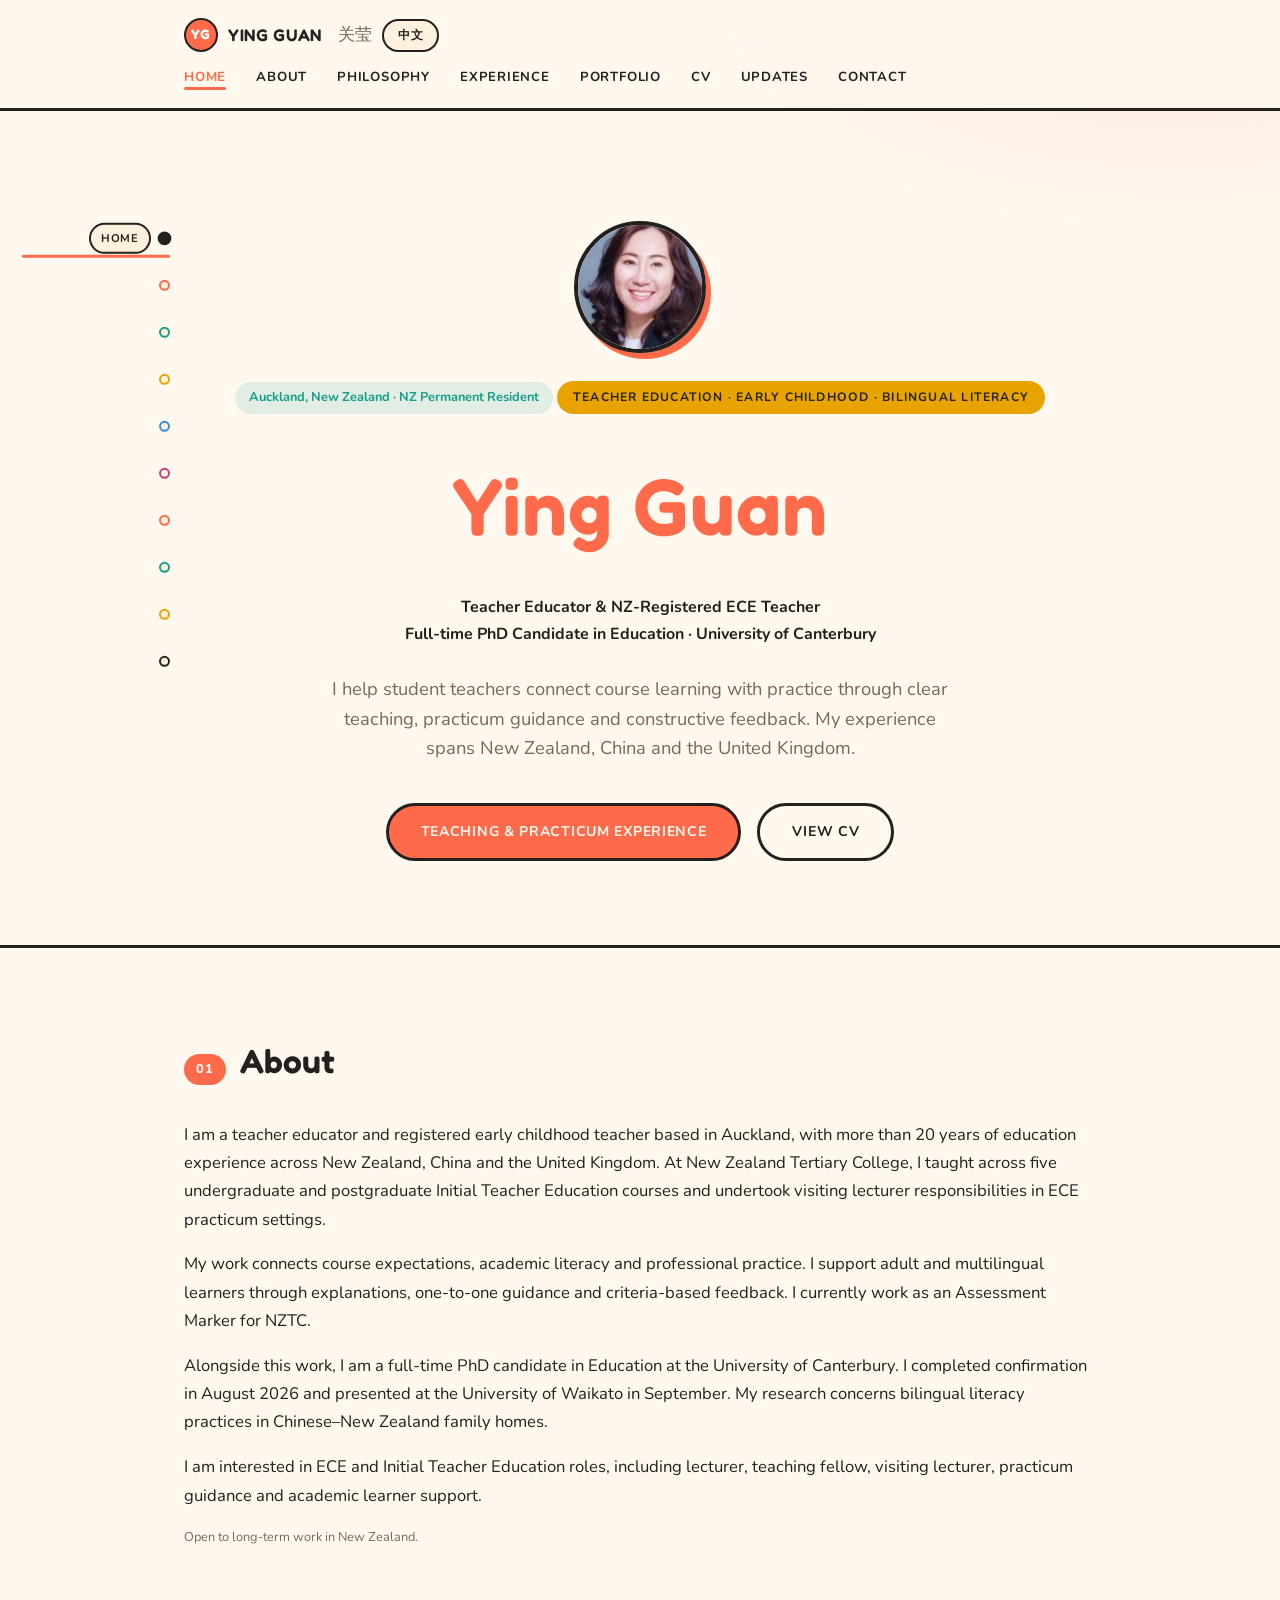
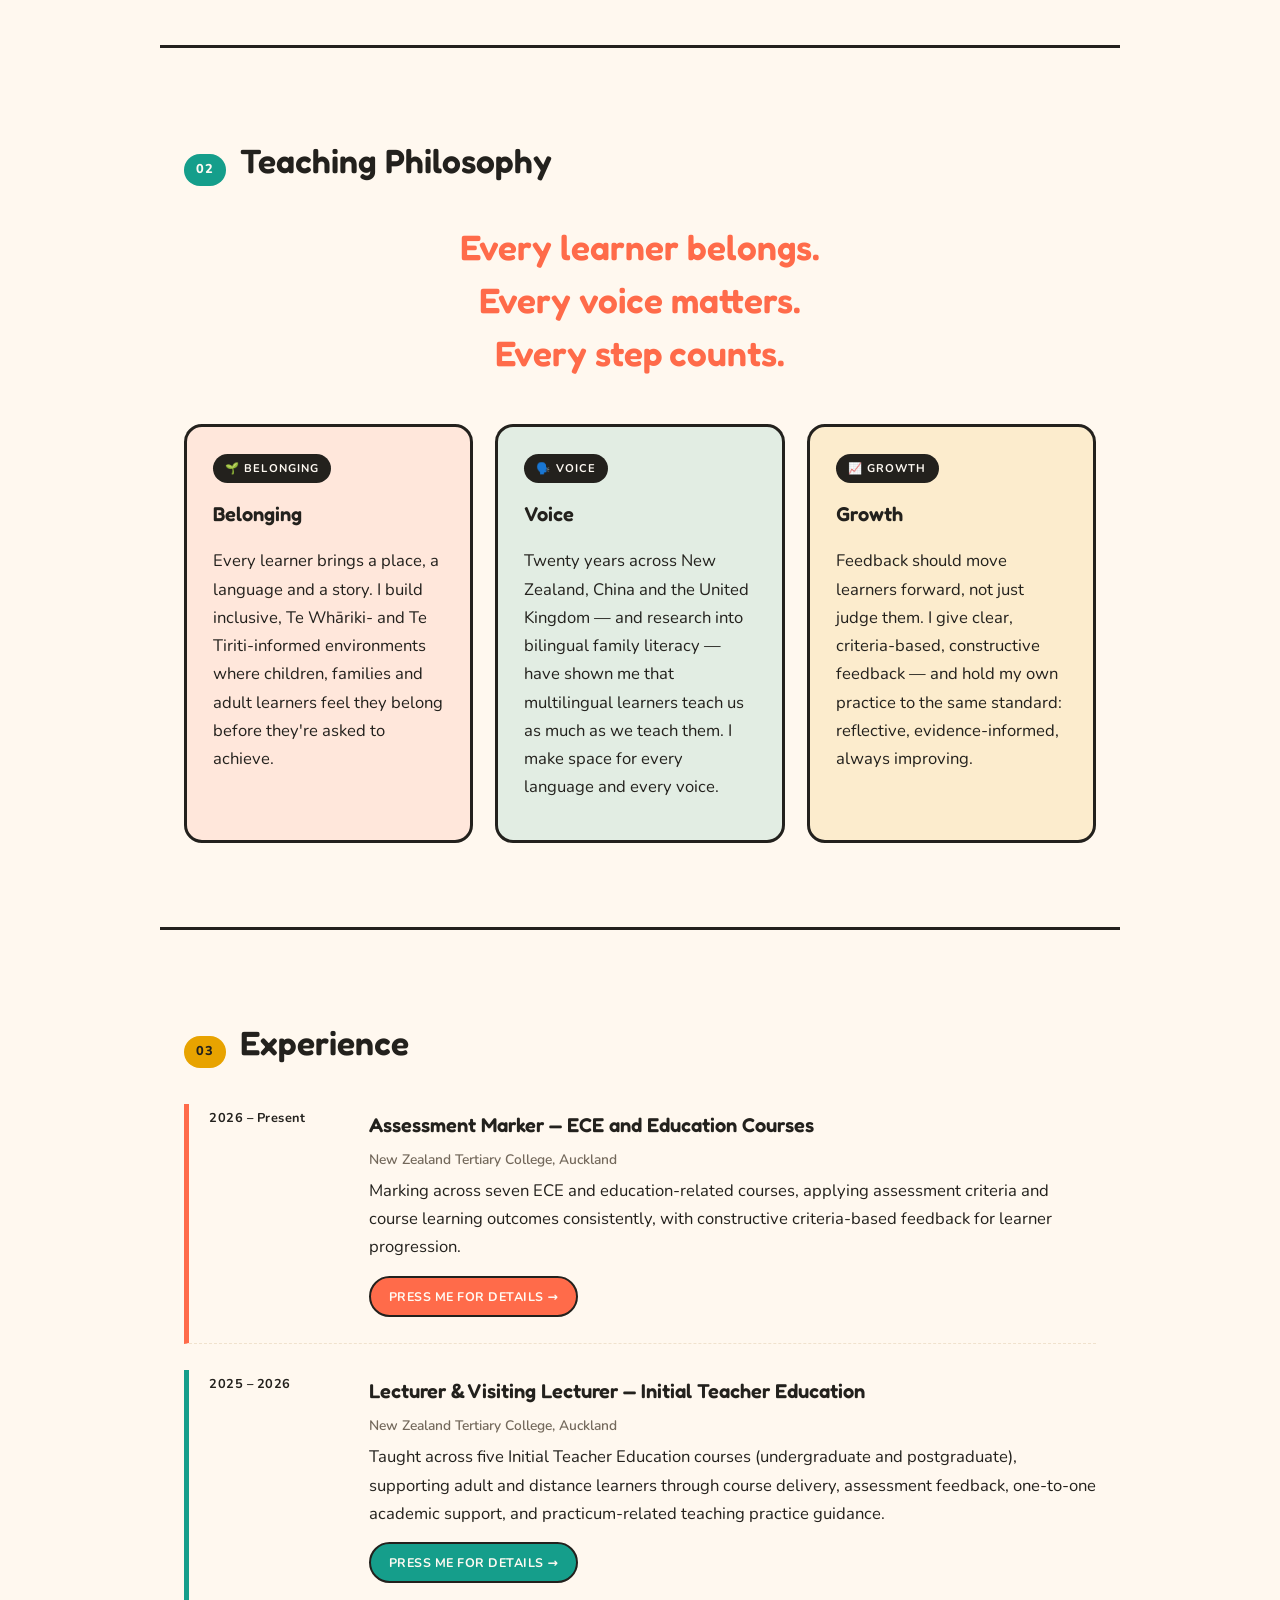
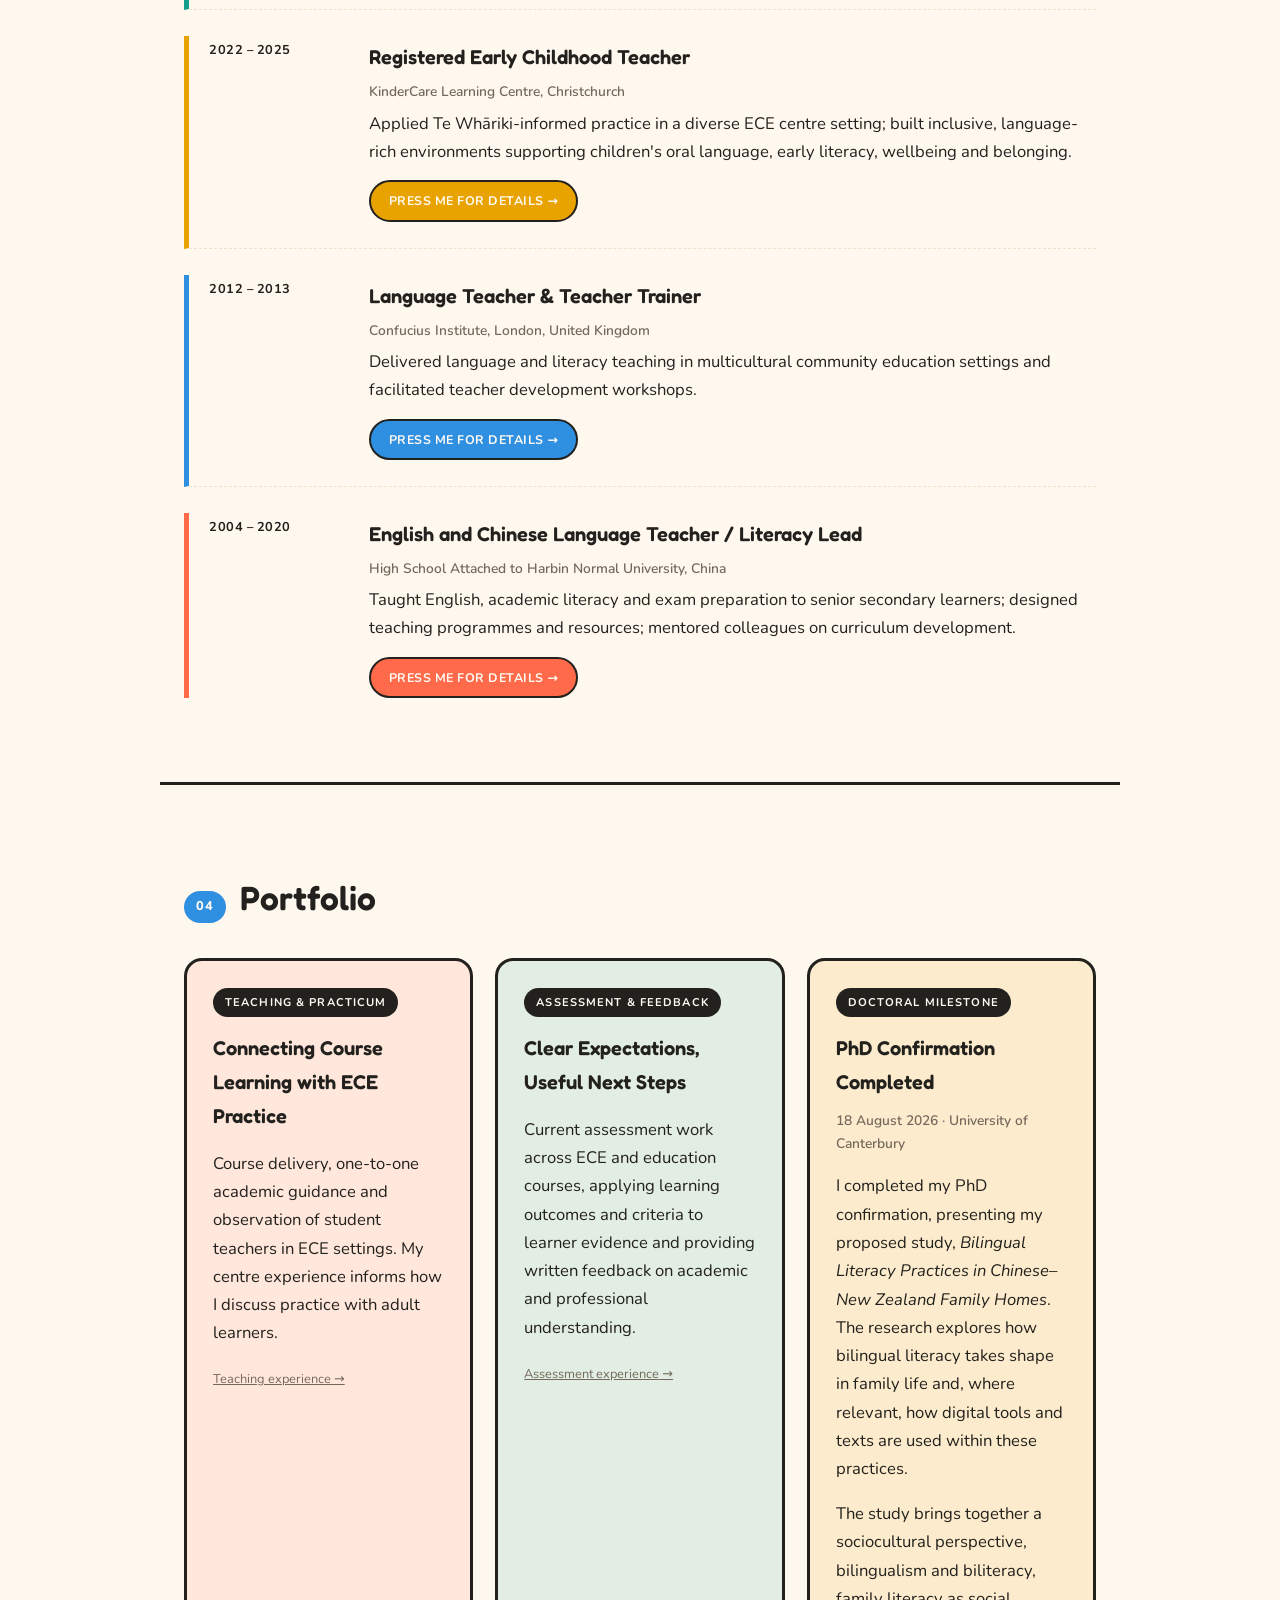
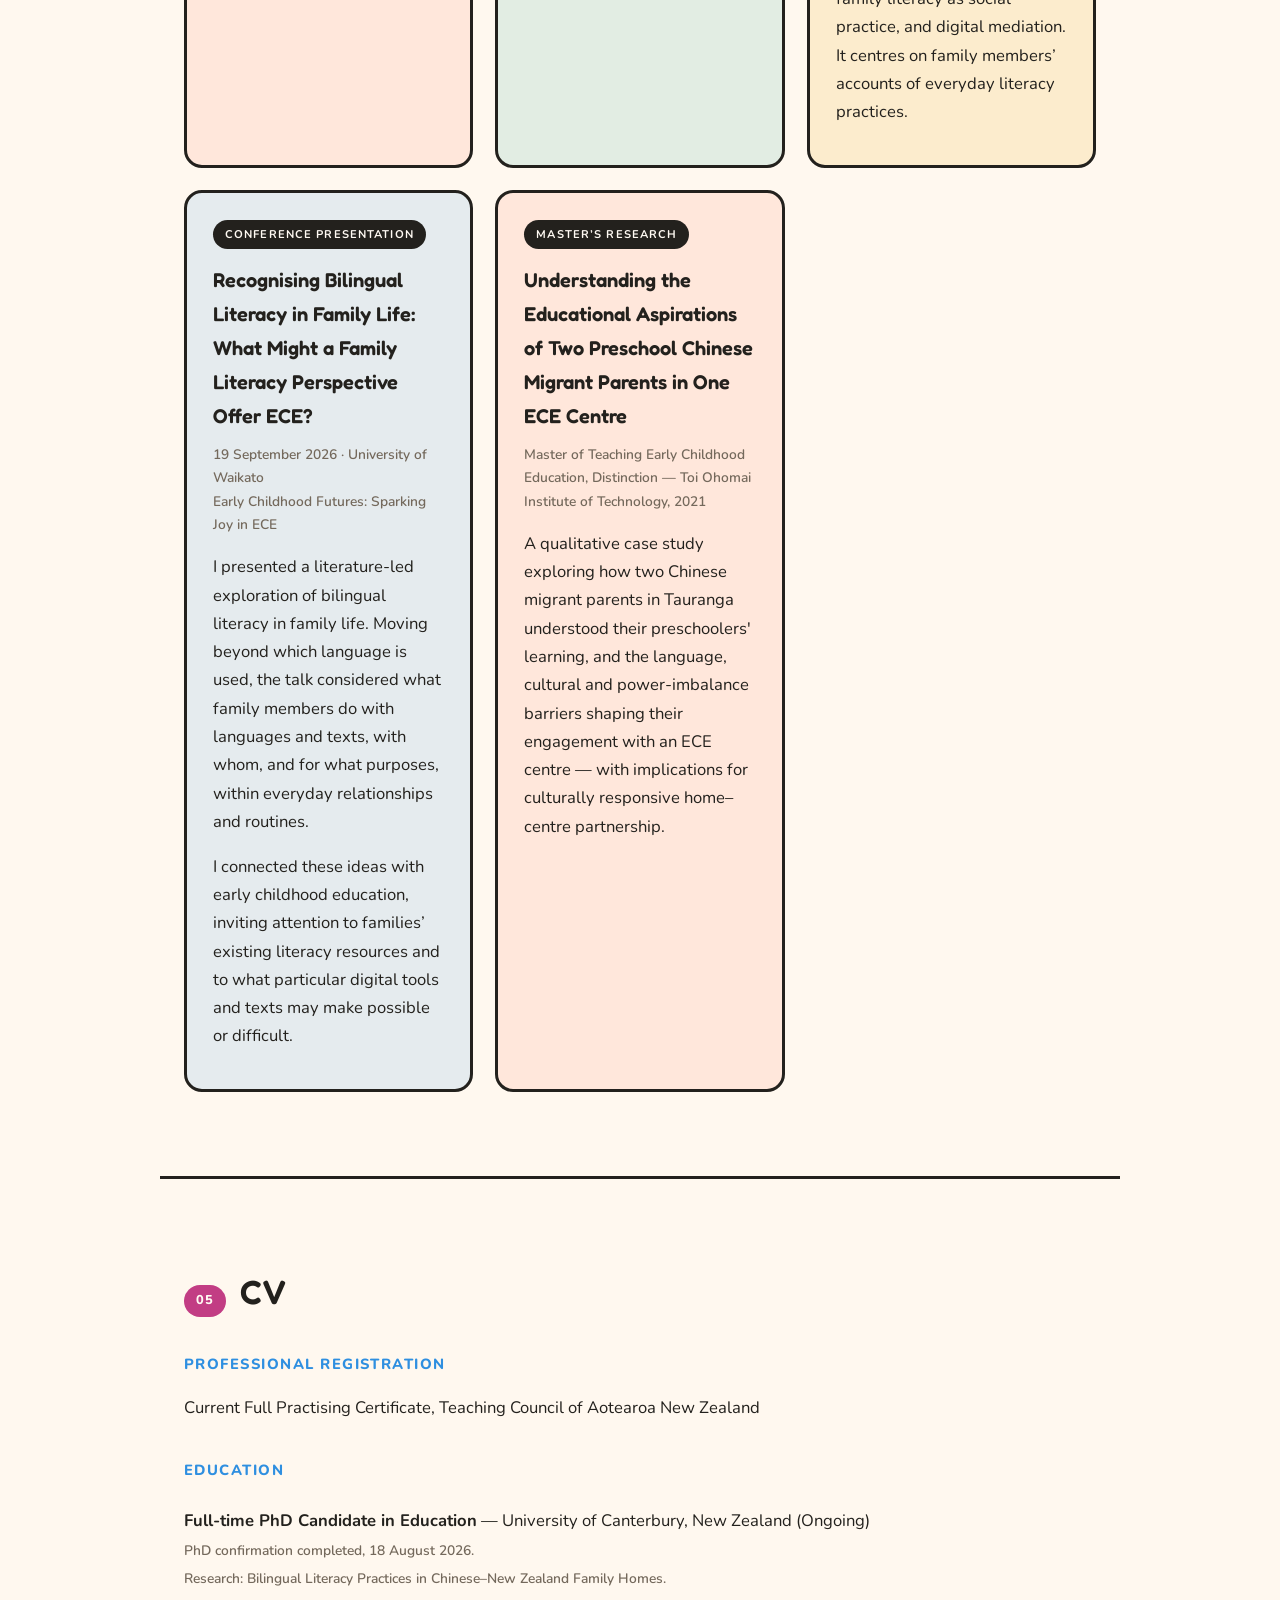
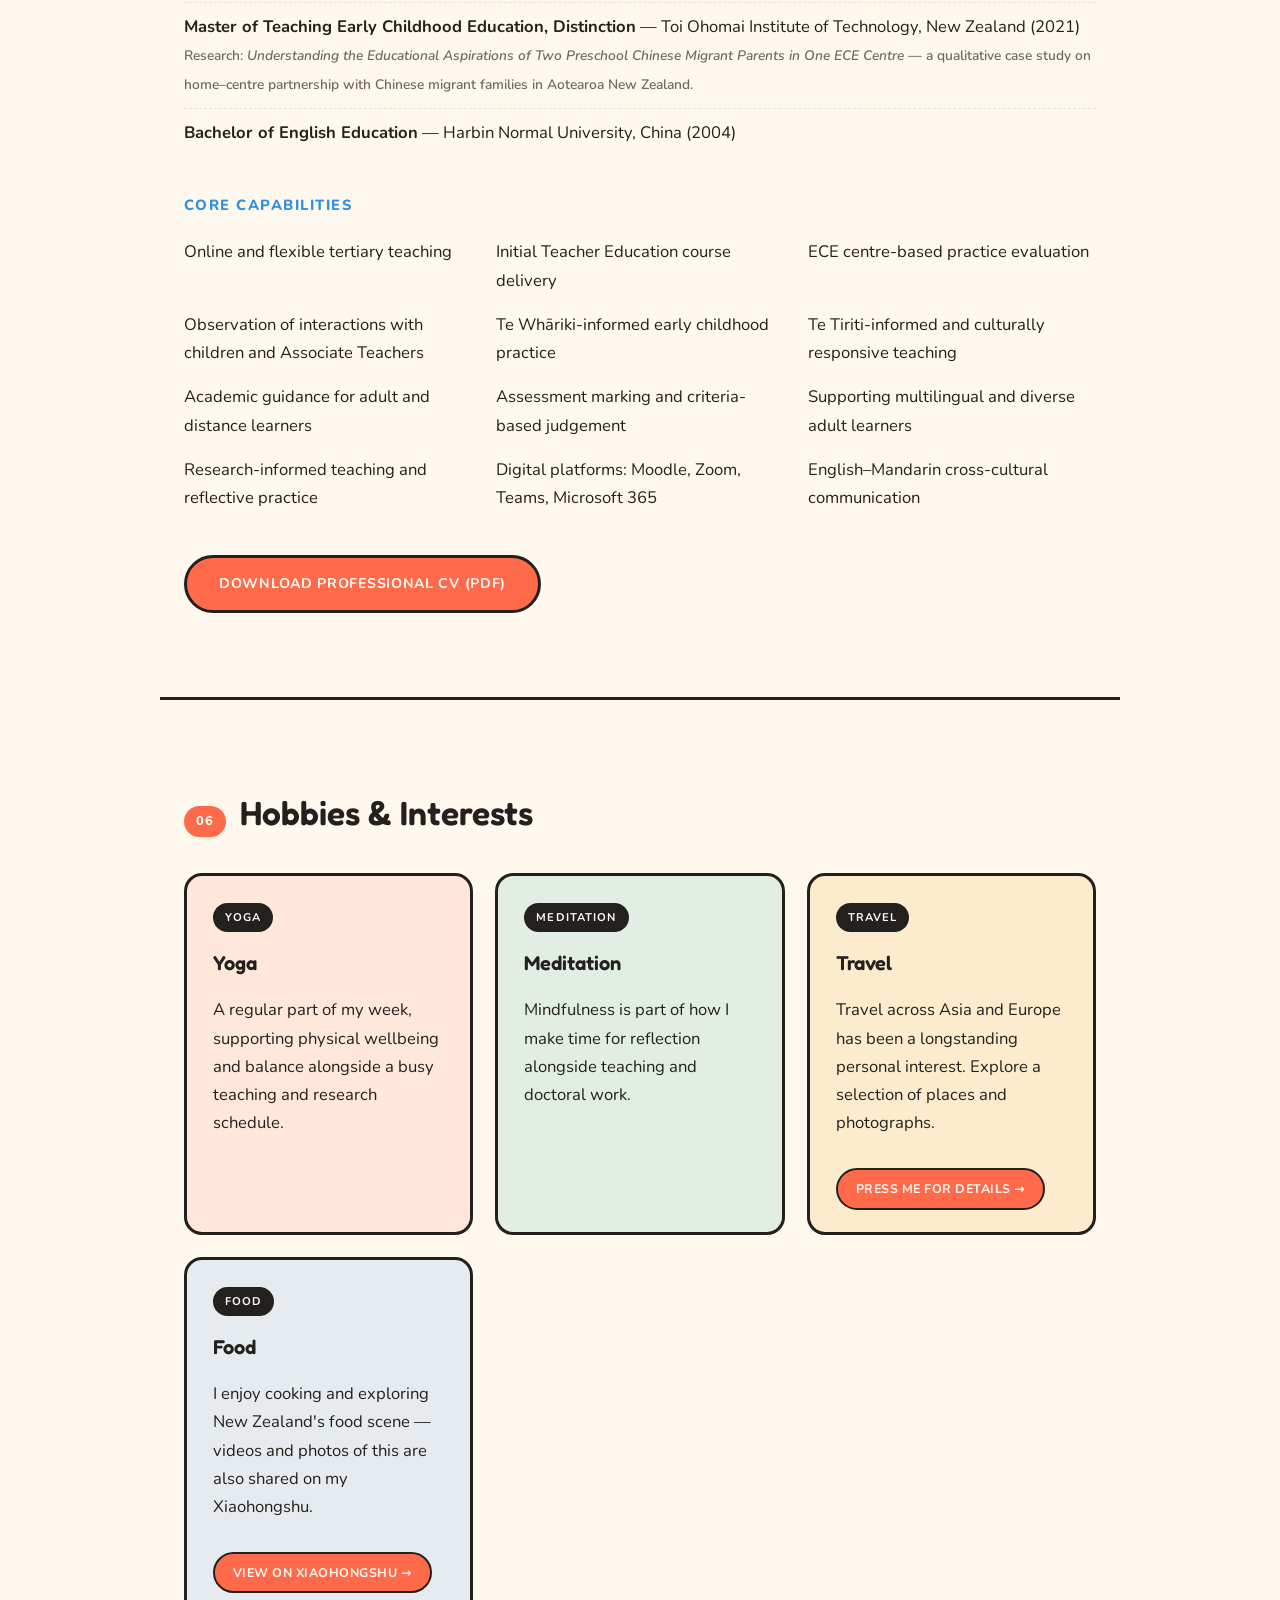
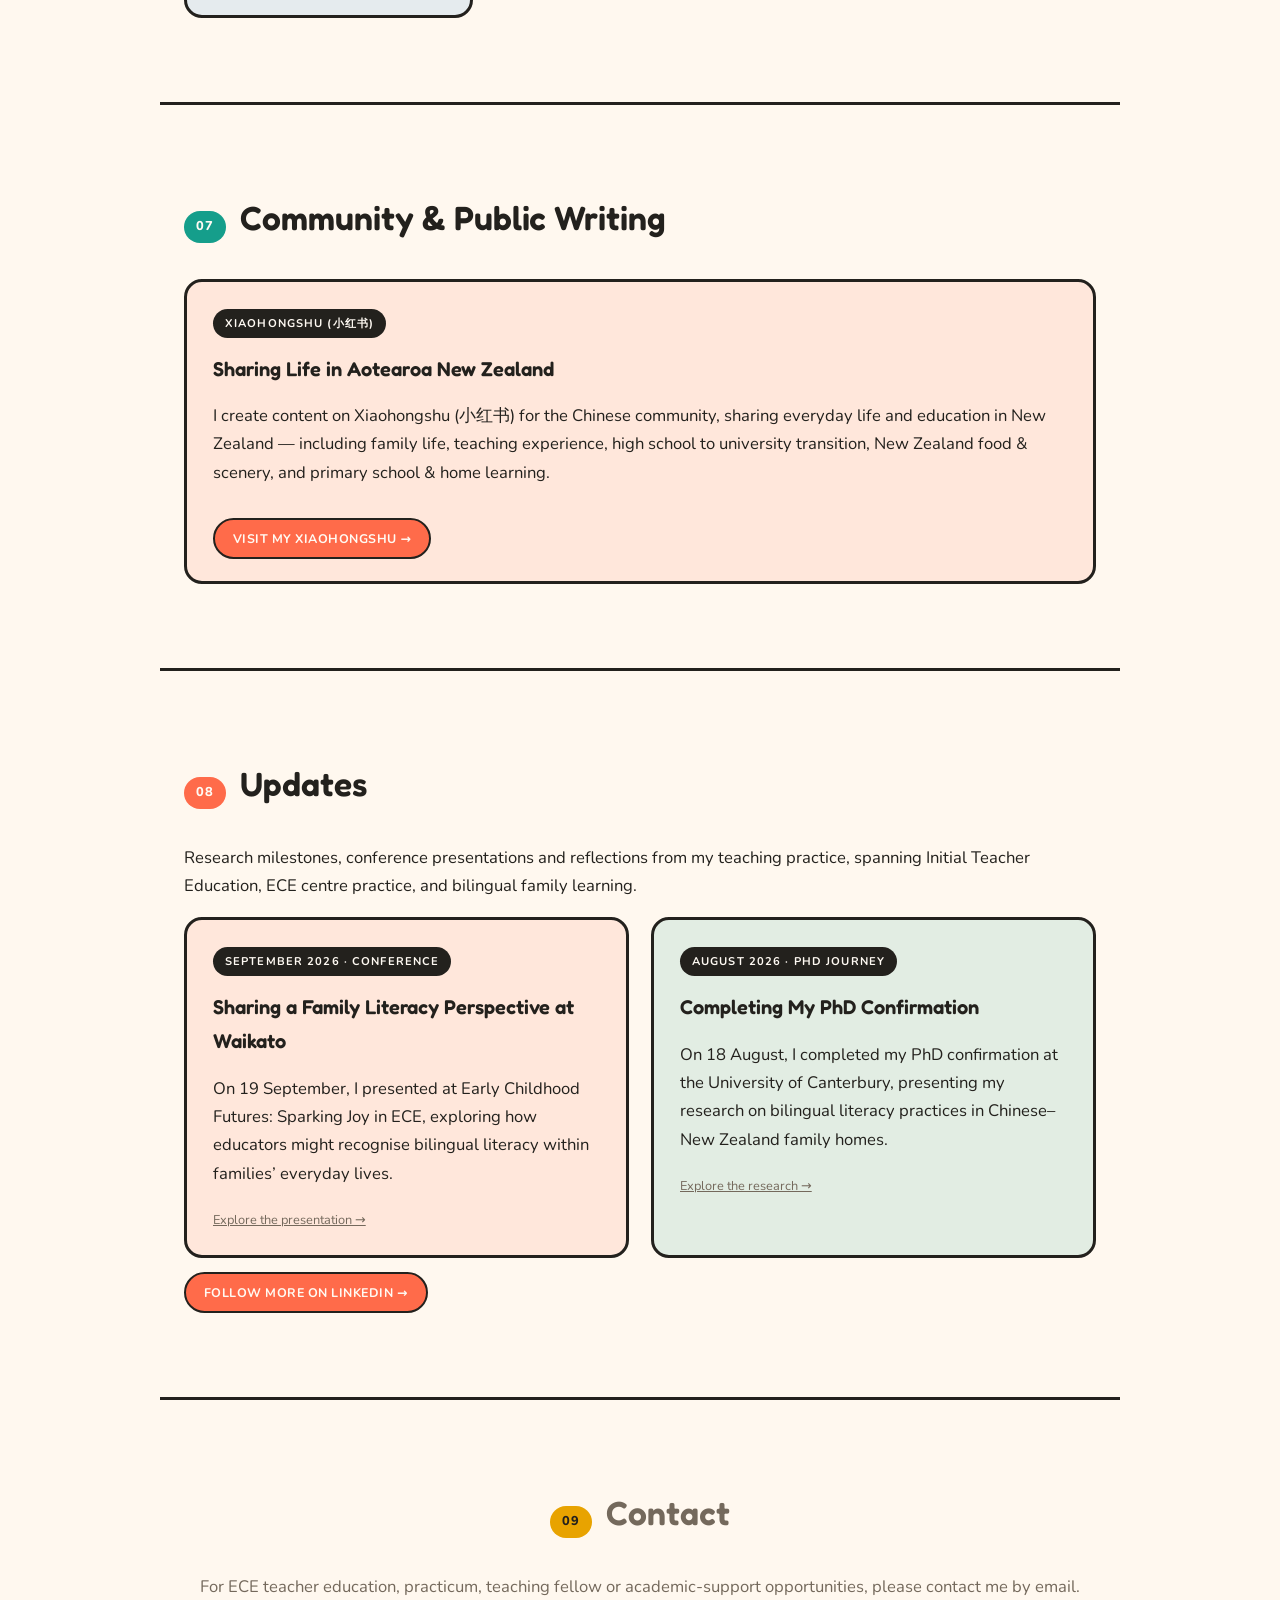
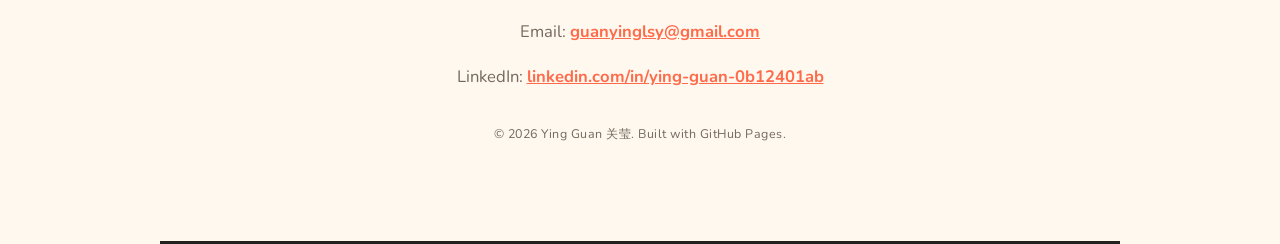
<file: index.html>
<!DOCTYPE html>
<html lang="en">
<head>
<meta charset="UTF-8">
<meta name="viewport" content="width=device-width, initial-scale=1.0">
<title>Ying Guan | Teacher Education, ECE &amp; Bilingual Literacy</title>
<meta name="description" content="Ying Guan: teacher education, ECE practicum guidance, assessment and multilingual learner support. Full-time PhD candidate at the University of Canterbury.">
<link rel="preconnect" href="https://fonts.googleapis.com">
<link rel="preconnect" href="https://fonts.gstatic.com" crossorigin>
<link href="https://fonts.googleapis.com/css2?family=Fredoka:wght@500;600;700&family=Nunito:wght@400;500;600;700;800&display=swap" rel="stylesheet">
<link rel="stylesheet" href="style.css">
</head>
<body>

<header class="site-header">
  <div class="container header-inner">
    <span class="site-title"><span class="site-logo">YG</span>YING GUAN <span class="site-title-cn">关莹</span><button class="lang-toggle" id="langToggle" type="button">中文</button></span>
    <button class="nav-toggle" id="navToggle" aria-label="Toggle navigation" aria-expanded="false" aria-controls="siteNav">
      <span></span><span></span><span></span>
    </button>
    <nav id="siteNav">
      <a href="#home"><span class="lang-en">Home</span><span class="lang-zh">首页</span></a>
      <a href="#about"><span class="lang-en">About</span><span class="lang-zh">关于我</span></a>
      <a href="#philosophy"><span class="lang-en">Philosophy</span><span class="lang-zh">教学理念</span></a>
      <a href="#experience"><span class="lang-en">Experience</span><span class="lang-zh">工作经历</span></a>
      <a href="#portfolio"><span class="lang-en">Portfolio</span><span class="lang-zh">作品集</span></a>
      <a href="#cv"><span class="lang-en">CV</span><span class="lang-zh">简历</span></a>
      <a href="#blog"><span class="lang-en">Updates</span><span class="lang-zh">学术动态</span></a>
      <a href="#contact"><span class="lang-en">Contact</span><span class="lang-zh">联系方式</span></a>
    </nav>
  </div>
</header>

<nav class="side-nav" aria-label="Section navigation">
  <a href="#home"><span class="side-dot"></span><span class="side-label"><span class="lang-en">Home</span><span class="lang-zh">首页</span></span></a>
  <a href="#about"><span class="side-dot"></span><span class="side-label"><span class="lang-en">About</span><span class="lang-zh">关于我</span></span></a>
  <a href="#philosophy"><span class="side-dot"></span><span class="side-label"><span class="lang-en">Philosophy</span><span class="lang-zh">教学理念</span></span></a>
  <a href="#experience"><span class="side-dot"></span><span class="side-label"><span class="lang-en">Experience</span><span class="lang-zh">工作经历</span></span></a>
  <a href="#portfolio"><span class="side-dot"></span><span class="side-label"><span class="lang-en">Portfolio</span><span class="lang-zh">作品集</span></span></a>
  <a href="#cv"><span class="side-dot"></span><span class="side-label"><span class="lang-en">CV</span><span class="lang-zh">简历</span></span></a>
  <a href="#hobbies"><span class="side-dot"></span><span class="side-label"><span class="lang-en">Hobbies</span><span class="lang-zh">爱好</span></span></a>
  <a href="#community"><span class="side-dot"></span><span class="side-label"><span class="lang-en">Community</span><span class="lang-zh">社区与分享</span></span></a>
  <a href="#blog"><span class="side-dot"></span><span class="side-label"><span class="lang-en">Updates</span><span class="lang-zh">学术动态</span></span></a>
  <a href="#contact"><span class="side-dot"></span><span class="side-label"><span class="lang-en">Contact</span><span class="lang-zh">联系方式</span></span></a>
</nav>

<main>
<section id="home" class="hero">
  <div class="container">
    <img class="hero-photo" src="assets/img/ying-guan-photo.jpg" alt="Portrait of Ying Guan">
    <p class="identity-badge">
      <span class="lang-en">Auckland, New Zealand · NZ Permanent Resident</span>
      <span class="lang-zh">新西兰奥克兰 · 新西兰永久居民</span>
    </p>
    <p class="eyebrow">
      <span class="lang-en">Teacher Education · Early Childhood · Bilingual Literacy</span>
      <span class="lang-zh">教师教育 · 幼儿教育 · 双语读写</span>
    </p>
    <h1>Ying Guan</h1>
    <p class="affiliation">
      <span class="lang-en lang-block">Teacher Educator &amp; NZ-Registered ECE Teacher<br>
      Full-time PhD Candidate in Education · University of Canterbury</span>
      <span class="lang-zh lang-block">教师教育者 · 新西兰注册幼儿教师<br>
      坎特伯雷大学教育学全日制博士在读</span>
    </p>
    <p class="tagline">
      <span class="lang-en">I help student teachers connect course learning with practice through clear teaching,
      practicum guidance and constructive feedback. My experience spans New Zealand, China and the United Kingdom.</span>
      <span class="lang-zh">通过清晰的教学、实习指导与建设性反馈，帮助师范生将课程学习转化为教学实践。
      我的教学经历横跨新西兰、中国与英国。</span>
    </p>
    <div class="hero-actions">
      <a class="btn btn-primary" href="experience/lecturer-ite.html"><span class="lang-en">Teaching &amp; Practicum Experience</span><span class="lang-zh">教学与实习指导经历</span></a>
      <a class="btn btn-ghost" href="#cv"><span class="lang-en">View CV</span><span class="lang-zh">查看简历</span></a>
    </div>
  </div>
</section>

<section id="about" class="container section">
  <h2><span class="num">01</span> <span class="lang-en">About</span><span class="lang-zh">关于我</span></h2>
<p><span class="lang-en">I am a teacher educator and registered early childhood teacher based in Auckland, with more than 20 years of education experience across New Zealand, China and the United Kingdom. At New Zealand Tertiary College, I taught across five undergraduate and postgraduate Initial Teacher Education courses and undertook visiting lecturer responsibilities in ECE practicum settings.</span><span class="lang-zh">我是一名居住在奥克兰的教师教育者和注册幼儿教师，拥有二十余年跨新西兰、中国与英国的教育经验。在新西兰高等教育学院，我曾承担五门本科及研究生层级教师教育课程的教学，并在幼儿教育实习场景中履行 visiting lecturer 职责。</span></p><p><span class="lang-en">My work connects course expectations, academic literacy and professional practice. I support adult and multilingual learners through explanations, one-to-one guidance and criteria-based feedback. I currently work as an Assessment Marker for NZTC.</span><span class="lang-zh">我的工作将课程要求、学术读写与专业实践联系起来，通过清晰讲解、一对一指导和基于标准的反馈支持成人及多语言学习者。目前，我继续承担 NZTC 的课程评估批改工作。</span></p><p><span class="lang-en">Alongside this work, I am a full-time PhD candidate in Education at the University of Canterbury. I completed confirmation in August 2026 and presented at the University of Waikato in September. My research concerns bilingual literacy practices in Chinese–New Zealand family homes.</span><span class="lang-zh">与此同时，我在坎特伯雷大学攻读教育学全日制博士，已于 2026 年 8 月完成 confirmation，并于 9 月在怀卡托大学作会议演讲。我的研究关注华人—新西兰家庭中的双语读写实践。</span></p><p><span class="lang-en">I am interested in ECE and Initial Teacher Education roles, including lecturer, teaching fellow, visiting lecturer, practicum guidance and academic learner support.</span><span class="lang-zh">我的职业方向是幼儿教育与教师教育，包括讲师、teaching fellow、visiting lecturer、实习指导及学术学习支持等相关岗位。</span></p>
<p class="hint"><span class="lang-en">Open to long-term work in New Zealand.</span><span class="lang-zh">愿意考虑新西兰境内的长期工作机会。</span></p>
</section>

<section id="philosophy" class="container section">
  <h2><span class="num">02</span> <span class="lang-en">Teaching Philosophy</span><span class="lang-zh">教学理念</span></h2>

  <p class="philosophy-motto">
    <span class="lang-en lang-block">Every learner belongs.<br>Every voice matters.<br>Every step counts.</span>
    <span class="lang-zh lang-block">每一个学习者都有归属。<br>每一种声音都被听见。<br>每一步成长都算数。</span>
  </p>

  <div class="portfolio-grid">
    <article class="p-card">
      <span class="p-tag"><span class="lang-en">🌱 Belonging</span><span class="lang-zh">🌱 归属感</span></span>
      <h3><span class="lang-en">Belonging</span><span class="lang-zh">归属感</span></h3>
      <span class="lang-en lang-block"><p>Every learner brings a place, a language and a story. I build inclusive, Te Whāriki- and
      Te Tiriti-informed environments where children, families and adult learners feel they belong
      before they're asked to achieve.</p></span>
      <span class="lang-zh lang-block"><p>每一位学习者都带着自己的成长背景、语言与故事而来。我致力于建立包容、体现 Te Whāriki
      与 Te Tiriti 精神的学习环境，让儿童、家庭与成人学习者首先感受到归属，然后才被要求"达成"。</p></span>
    </article>

    <article class="p-card">
      <span class="p-tag"><span class="lang-en">🗣️ Voice</span><span class="lang-zh">🗣️ 声音</span></span>
      <h3><span class="lang-en">Voice</span><span class="lang-zh">声音</span></h3>
      <span class="lang-en lang-block"><p>Twenty years across New Zealand, China and the United Kingdom — and research into bilingual
      family literacy — have shown me that multilingual learners teach us as much as we teach them.
      I make space for every language and every voice.</p></span>
      <span class="lang-zh lang-block"><p>二十年辗转新西兰、中国与英国的经历，以及对双语家庭读写的研究，让我深刻体会到：多语言学习者
      教会我们的，并不比我们教给他们的少。我努力为每一种语言、每一种声音留出空间。</p></span>
    </article>

    <article class="p-card">
      <span class="p-tag"><span class="lang-en">📈 Growth</span><span class="lang-zh">📈 成长</span></span>
      <h3><span class="lang-en">Growth</span><span class="lang-zh">成长</span></h3>
      <span class="lang-en lang-block"><p>Feedback should move learners forward, not just judge them. I give clear, criteria-based,
      constructive feedback — and hold my own practice to the same standard: reflective, evidence-informed,
      always improving.</p></span>
      <span class="lang-zh lang-block"><p>反馈应该推动学习者向前，而不只是评判他们。我提供清晰、基于评分标准、具建设性的反馈——也用
      同样的标准要求自己：保持反思、以证据为依据、持续精进。</p></span>
    </article>
  </div>
</section>

<section id="experience" class="container section">
  <h2><span class="num">03</span> <span class="lang-en">Experience</span><span class="lang-zh">工作经历</span></h2>

  <div class="timeline">
    <div class="t-item">
      <div class="t-meta">2026 – <span class="lang-en">Present</span><span class="lang-zh">至今</span></div>
      <div class="t-body">
        <h3><a href="experience/assessment-marker.html"><span class="lang-en">Assessment Marker — ECE and Education Courses</span><span class="lang-zh">课程评估批改教师 — 幼儿教育及教育类课程</span></a></h3>
        <p class="p-meta"><span class="lang-en">New Zealand Tertiary College, Auckland</span><span class="lang-zh">新西兰高等教育学院，奥克兰</span></p>
        <span class="lang-en lang-block"><p>Marking across seven ECE and education-related courses, applying assessment criteria and
        course learning outcomes consistently, with constructive criteria-based feedback for learner
        progression.</p></span>
        <span class="lang-zh lang-block"><p>负责七门幼儿教育及教育相关课程的评估阅卷工作，严格依据评分标准与课程学习目标进行评判，
        并提供具建设性的反馈以支持学习者进步。</p></span>
        <a class="btn-details" href="experience/assessment-marker.html"><span class="lang-en">Press me for details &rarr;</span><span class="lang-zh">点击查看详情 &rarr;</span></a>
      </div>
    </div>

    <div class="t-item">
      <div class="t-meta">2025 – 2026</div>
      <div class="t-body">
        <h3><a href="experience/lecturer-ite.html"><span class="lang-en">Lecturer &amp; Visiting Lecturer — Initial Teacher Education</span><span class="lang-zh">讲师 &amp; 客座讲师 — 教师教育专业</span></a></h3>
        <p class="p-meta"><span class="lang-en">New Zealand Tertiary College, Auckland</span><span class="lang-zh">新西兰高等教育学院，奥克兰</span></p>
        <span class="lang-en lang-block"><p>Taught across five Initial Teacher Education courses (undergraduate and postgraduate),
        supporting adult and distance learners through course delivery, assessment feedback,
        one-to-one academic support, and practicum-related teaching practice guidance.</p></span>
        <span class="lang-zh lang-block"><p>教授五门教师教育本科及研究生课程，通过课程讲授、评估反馈、一对一学术支持及教学实习
        指导，为成人及远程学习者提供全面支持。</p></span>
        <a class="btn-details" href="experience/lecturer-ite.html"><span class="lang-en">Press me for details &rarr;</span><span class="lang-zh">点击查看详情 &rarr;</span></a>
      </div>
    </div>

    <div class="t-item">
      <div class="t-meta">2022 – 2025</div>
      <div class="t-body">
        <h3><a href="experience/ece-teacher.html"><span class="lang-en">Registered Early Childhood Teacher</span><span class="lang-zh">注册幼儿教师</span></a></h3>
        <p class="p-meta"><span class="lang-en">KinderCare Learning Centre, Christchurch</span><span class="lang-zh">KinderCare 幼儿学习中心，基督城</span></p>
        <span class="lang-en lang-block"><p>Applied Te Whāriki-informed practice in a diverse ECE centre setting; built inclusive,
        language-rich environments supporting children's oral language, early literacy, wellbeing and
        belonging.</p></span>
        <span class="lang-zh lang-block"><p>在多元文化的幼儿园环境中践行 Te Whāriki 课程理念；构建包容、语言丰富的学习环境，
        支持儿童的口语发展、早期读写、身心健康与归属感。</p></span>
        <a class="btn-details" href="experience/ece-teacher.html"><span class="lang-en">Press me for details &rarr;</span><span class="lang-zh">点击查看详情 &rarr;</span></a>
      </div>
    </div>

    <div class="t-item">
      <div class="t-meta">2012 – 2013</div>
      <div class="t-body">
        <h3><a href="experience/language-teacher.html"><span class="lang-en">Language Teacher &amp; Teacher Trainer</span><span class="lang-zh">语言教师 &amp; 教师培训师</span></a></h3>
        <p class="p-meta"><span class="lang-en">Confucius Institute, London, United Kingdom</span><span class="lang-zh">孔子学院，英国伦敦</span></p>
        <span class="lang-en lang-block"><p>Delivered language and literacy teaching in multicultural community education settings and
        facilitated teacher development workshops.</p></span>
        <span class="lang-zh lang-block"><p>在多元文化社区教育机构教授语言与读写课程，并主持教师专业发展工作坊。</p></span>
        <a class="btn-details" href="experience/language-teacher.html"><span class="lang-en">Press me for details &rarr;</span><span class="lang-zh">点击查看详情 &rarr;</span></a>
      </div>
    </div>

    <div class="t-item">
      <div class="t-meta">2004 – 2020</div>
      <div class="t-body">
        <h3><a href="experience/esol-teacher.html"><span class="lang-en">English and Chinese Language Teacher / Literacy Lead</span><span class="lang-zh">英语与汉语教学 / 读写教学负责人</span></a></h3>
        <p class="p-meta"><span class="lang-en">High School Attached to Harbin Normal University, China</span><span class="lang-zh">哈尔滨师范大学附属中学，中国</span></p>
        <span class="lang-en lang-block"><p>Taught English, academic literacy and exam preparation to senior secondary learners;
        designed teaching programmes and resources; mentored colleagues on curriculum development.</p></span>
        <span class="lang-zh lang-block"><p>为高中学生教授英语、学术读写及考试备考课程；设计教学方案与教学资源；指导同事进行
        课程开发。</p></span>
        <a class="btn-details" href="experience/esol-teacher.html"><span class="lang-en">Press me for details &rarr;</span><span class="lang-zh">点击查看详情 &rarr;</span></a>
      </div>
    </div>
  </div>
</section>

<section id="portfolio" class="container section">
  <h2><span class="num">04</span> <span class="lang-en">Portfolio</span><span class="lang-zh">作品集</span></h2>

  <div class="portfolio-grid">
    <article class="p-card">
      <span class="p-tag"><span class="lang-en">Teaching &amp; Practicum</span><span class="lang-zh">教学与实习指导</span></span>
      <h3><span class="lang-en">Connecting Course Learning with ECE Practice</span><span class="lang-zh">连接课程学习与幼儿教育实践</span></h3>
      <p><span class="lang-en">Course delivery, one-to-one academic guidance and observation of student teachers in ECE settings. My centre experience informs how I discuss practice with adult learners.</span><span class="lang-zh">通过课程教学、一对一学术指导和幼儿教育场景中的师范生观察，支持理论与实践衔接。幼儿园一线经验也帮助我与成人学习者讨论专业实践。</span></p>
      <a class="hint" href="experience/lecturer-ite.html"><span class="lang-en">Teaching experience</span><span class="lang-zh">查看教学经历</span> &rarr;</a>
    </article>

    <article class="p-card">
      <span class="p-tag"><span class="lang-en">Assessment &amp; Feedback</span><span class="lang-zh">评估与反馈</span></span>
      <h3><span class="lang-en">Clear Expectations, Useful Next Steps</span><span class="lang-zh">清晰要求与可落实的下一步</span></h3>
      <p><span class="lang-en">Current assessment work across ECE and education courses, applying learning outcomes and criteria to learner evidence and providing written feedback on academic and professional understanding.</span><span class="lang-zh">目前承担幼儿教育及教育类课程评估，依据学习成果与评分标准审阅作业证据，并对学术表达与专业理解提供书面反馈。</span></p>
      <a class="hint" href="experience/assessment-marker.html"><span class="lang-en">Assessment experience</span><span class="lang-zh">查看评估经历</span> &rarr;</a>
    </article>

    <article class="p-card" id="phd-confirmation">
      <span class="p-tag"><span class="lang-en">Doctoral Milestone</span><span class="lang-zh">博士研究里程碑</span></span>
      <h3><span class="lang-en">PhD Confirmation Completed</span><span class="lang-zh">完成博士 confirmation</span></h3>
      <p class="p-meta"><time datetime="2026-08-18"><span class="lang-en">18 August 2026</span><span class="lang-zh">2026 年 8 月 18 日</span></time> · <span class="lang-en">University of Canterbury</span><span class="lang-zh">坎特伯雷大学</span></p>
      <span class="lang-en lang-block"><p>I completed my PhD confirmation, presenting my proposed study, <em>Bilingual Literacy Practices in Chinese–New Zealand Family Homes</em>. The research explores how bilingual literacy takes shape in family life and, where relevant, how digital tools and texts are used within these practices.</p><p>The study brings together a sociocultural perspective, bilingualism and biliteracy, family literacy as social practice, and digital mediation. It centres on family members’ accounts of everyday literacy practices.</p></span>
      <span class="lang-zh lang-block"><p>我完成了博士 confirmation，汇报了拟开展的研究《华人—新西兰家庭中的双语读写实践》。研究关注双语读写如何在家庭生活中展开，以及在相关情境中，数字工具与数字文本如何融入这些实践。</p><p>研究以社会文化视角为基础，结合双语与双语读写、作为社会实践的家庭读写，以及数字媒介等视角，重视家庭成员对日常读写实践的讲述。</p></span>
    </article>

    <article class="p-card" id="waikato-presentation">
      <span class="p-tag"><span class="lang-en">Conference Presentation</span><span class="lang-zh">学术会议演讲</span></span>
      <h3><span class="lang-en">Recognising Bilingual Literacy in Family Life: What Might a Family Literacy Perspective Offer ECE?</span><span class="lang-zh">看见家庭生活中的双语读写：家庭读写视角能为幼儿教育带来什么？</span></h3>
      <p class="p-meta"><time datetime="2026-09-19"><span class="lang-en">19 September 2026</span><span class="lang-zh">2026 年 9 月 19 日</span></time> · <span class="lang-en">University of Waikato</span><span class="lang-zh">怀卡托大学</span><br>Early Childhood Futures: Sparking Joy in ECE</p>
      <span class="lang-en lang-block"><p>I presented a literature-led exploration of bilingual literacy in family life. Moving beyond which language is used, the talk considered what family members do with languages and texts, with whom, and for what purposes, within everyday relationships and routines.</p><p>I connected these ideas with early childhood education, inviting attention to families’ existing literacy resources and to what particular digital tools and texts may make possible or difficult.</p></span>
      <span class="lang-zh lang-block"><p>我在会议上作了以文献与概念讨论为基础的演讲。从“家庭使用哪种语言”进一步追问：家人如何在日常关系与生活惯例中，与谁一起、为了什么目的使用语言和文本。</p><p>演讲将这些思考与幼儿教育联系起来，关注家庭已有的读写资源，并讨论特定数字工具与文本可能提供的机会和带来的限制。</p></span>
    </article>

    <article class="p-card">
      <span class="p-tag"><span class="lang-en">Master’s Research</span><span class="lang-zh">硕士研究</span></span>
      <h3><span class="lang-en">Understanding the Educational Aspirations of Two Preschool Chinese Migrant Parents in One ECE Centre</span><span class="lang-zh">关于两位学前华人移民家长教育期望的研究：以一所幼儿教育中心为例</span></h3>
      <p class="p-meta"><span class="lang-en">Master of Teaching Early Childhood Education, Distinction — Toi Ohomai Institute of Technology, 2021</span><span class="lang-zh">幼儿教育硕士（优异）— Toi Ohomai 理工学院，2021年</span></p>
      <span class="lang-en lang-block">
        <p>
          A qualitative case study exploring how two Chinese migrant parents in Tauranga understood their
          preschoolers' learning, and the language, cultural and power-imbalance barriers shaping their
          engagement with an ECE centre — with implications for culturally responsive home–centre partnership.
        </p>
      </span>
      <span class="lang-zh lang-block">
        <p>
          一项质性案例研究，探讨陶朗加两位华人移民家长如何理解学龄前子女的学习，以及语言、文化与权力
          不对等因素如何影响他们与幼儿园的互动——为建立具文化回应性的家园合作关系提供启示。
        </p>
      </span>

    </article>
  </div>
</section>

<section id="cv" class="container section">
  <h2><span class="num">05</span> <span class="lang-en">CV</span><span class="lang-zh">简历</span></h2>

  <div class="cv-block">
    <h3><span class="lang-en">Professional Registration</span><span class="lang-zh">职业注册</span></h3>
    <p><span class="lang-en">Current Full Practising Certificate, Teaching Council of Aotearoa New Zealand</span><span class="lang-zh">现行执业证书，新西兰教师注册委员会</span></p>
  </div>

  <div class="cv-block">
    <h3><span class="lang-en">Education</span><span class="lang-zh">教育背景</span></h3>
    <ul class="cv-list">
      <li>
        <span class="lang-en lang-block"><strong>Full-time PhD Candidate in Education</strong> — University of Canterbury, New Zealand (Ongoing)<br>
        <span class="p-meta">PhD confirmation completed, 18 August 2026.<br>Research: Bilingual Literacy Practices in Chinese–New Zealand Family Homes.</span></span>
        <span class="lang-zh lang-block"><strong>教育学全日制博士在读</strong> — 新西兰坎特伯雷大学（在读）<br>
        <span class="p-meta">2026 年 8 月 18 日完成博士 confirmation。<br>研究主题：华人—新西兰家庭中的双语读写实践。</span></span>
      </li>
      <li>
        <span class="lang-en lang-block"><strong>Master of Teaching Early Childhood Education, Distinction</strong> — Toi Ohomai Institute of Technology, New Zealand (2021)<br>
        <span class="p-meta">Research: <em>Understanding the Educational Aspirations of Two Preschool Chinese Migrant Parents in One ECE Centre</em> — a qualitative case study on home–centre partnership with Chinese migrant families in Aotearoa New Zealand.</span></span>
        <span class="lang-zh lang-block"><strong>幼儿教育硕士（优异）</strong> — 新西兰 Toi Ohomai 理工学院（2021年）<br>
        <span class="p-meta">研究方向：<em>《关于两位学前华人移民家长教育期望的研究：以一所幼儿教育中心为例》</em>——一项关于新西兰华人移民家庭家园合作关系的质性案例研究。</span></span>
      </li>
      <li><span class="lang-en"><strong>Bachelor of English Education</strong> — Harbin Normal University, China (2004)</span><span class="lang-zh"><strong>英语教育学士学位</strong> — 哈尔滨师范大学，中国（2004年）</span></li>
    </ul>
  </div>

  <div class="cv-block">
    <h3><span class="lang-en">Core Capabilities</span><span class="lang-zh">核心能力</span></h3>
    <ul class="cv-list cv-list-grid">
      <li><span class="lang-en">Online and flexible tertiary teaching</span><span class="lang-zh">线上及弹性高等教育教学</span></li>
      <li><span class="lang-en">Initial Teacher Education course delivery</span><span class="lang-zh">教师教育课程讲授</span></li>
      <li><span class="lang-en">ECE centre-based practice evaluation</span><span class="lang-zh">幼儿园一线实践评估</span></li>
      <li><span class="lang-en">Observation of interactions with children and Associate Teachers</span><span class="lang-zh">对儿童及指导教师互动的观察评估</span></li>
      <li><span class="lang-en">Te Whāriki-informed early childhood practice</span><span class="lang-zh">基于 Te Whāriki 课程理念的幼儿教育实践</span></li>
      <li><span class="lang-en">Te Tiriti-informed and culturally responsive teaching</span><span class="lang-zh">基于 Te Tiriti 精神的文化回应性教学</span></li>
      <li><span class="lang-en">Academic guidance for adult and distance learners</span><span class="lang-zh">成人及远程学习者学术指导</span></li>
      <li><span class="lang-en">Assessment marking and criteria-based judgement</span><span class="lang-zh">评估阅卷与标准化评判</span></li>
      <li><span class="lang-en">Supporting multilingual and diverse adult learners</span><span class="lang-zh">支持多语言、多元背景成人学习者</span></li>
      <li><span class="lang-en">Research-informed teaching and reflective practice</span><span class="lang-zh">基于研究的教学与反思性实践</span></li>
      <li><span class="lang-en">Digital platforms: Moodle, Zoom, Teams, Microsoft 365</span><span class="lang-zh">数字平台：Moodle、Zoom、Teams、Microsoft 365</span></li>
      <li><span class="lang-en">English–Mandarin cross-cultural communication</span><span class="lang-zh">英语—普通话跨文化沟通</span></li>
    </ul>
  </div>

  <a class="btn btn-primary" href="assets/cv/CV.pdf" target="_blank" rel="noopener"><span class="lang-en">Download Professional CV (PDF)</span><span class="lang-zh">下载职业简历（PDF）</span></a>
</section>

<section id="hobbies" class="container section">
  <h2><span class="num">06</span> <span class="lang-en">Hobbies &amp; Interests</span><span class="lang-zh">爱好</span></h2>

  <div class="portfolio-grid">
    <article class="p-card">
      <span class="p-tag"><span class="lang-en">Yoga</span><span class="lang-zh">瑜伽</span></span>
      <h3><span class="lang-en">Yoga</span><span class="lang-zh">瑜伽</span></h3>
      <span class="lang-en lang-block"><p>A regular part of my week, supporting physical wellbeing and balance alongside a busy teaching and research schedule.</p></span>
      <span class="lang-zh lang-block"><p>瑜伽是我每周生活的固定部分，在繁忙的教学与科研之余，帮助我保持身心健康与平衡。</p></span>
    </article>

    <article class="p-card">
      <span class="p-tag"><span class="lang-en">Meditation</span><span class="lang-zh">冥想</span></span>
      <h3><span class="lang-en">Meditation</span><span class="lang-zh">冥想</span></h3>
      <span class="lang-en lang-block"><p>Mindfulness is part of how I make time for reflection alongside teaching and doctoral work.</p></span>
      <span class="lang-zh lang-block"><p>正念练习帮助我在教学与博士研究之外，留出安静思考的时间。</p></span>
    </article>

    <article class="p-card">
      <span class="p-tag"><span class="lang-en">Travel</span><span class="lang-zh">旅行</span></span>
      <h3><span class="lang-en">Travel</span><span class="lang-zh">旅行</span></h3>
      <span class="lang-en lang-block"><p>Travel across Asia and Europe has been a longstanding personal interest. Explore a selection of places and photographs.</p></span>
      <span class="lang-zh lang-block"><p>旅行是我长期的个人兴趣，足迹涉及亚洲与欧洲。这里记录部分到访地点与照片。</p></span>
      <a class="btn-details" href="hobbies/travel.html"><span class="lang-en">Press me for details &rarr;</span><span class="lang-zh">点击查看详情 &rarr;</span></a>
    </article>

    <article class="p-card">
      <span class="p-tag"><span class="lang-en">Food</span><span class="lang-zh">美食</span></span>
      <h3><span class="lang-en">Food</span><span class="lang-zh">美食</span></h3>
      <span class="lang-en lang-block"><p>I enjoy cooking and exploring New Zealand's food scene — videos and photos of this are also shared on my Xiaohongshu.</p></span>
      <span class="lang-zh lang-block"><p>我喜欢烹饪，也乐于探索新西兰的美食——相关视频和照片也分享在我的小红书上。</p></span>
      <a class="btn-details" href="https://www.xiaohongshu.com/user/profile/59abd49750c4b42442dbe05d" target="_blank" rel="noopener"><span class="lang-en">View on Xiaohongshu &rarr;</span><span class="lang-zh">前往小红书查看 &rarr;</span></a>
    </article>
  </div>
</section>

<section id="community" class="container section">
  <h2><span class="num">07</span> <span class="lang-en">Community &amp; Public Writing</span><span class="lang-zh">社区与分享</span></h2>

  <div class="portfolio-grid">
    <article class="p-card">
      <span class="p-tag">Xiaohongshu (小红书)</span>
      <h3><span class="lang-en">Sharing Life in Aotearoa New Zealand</span><span class="lang-zh">分享我在新西兰的生活</span></h3>
      <span class="lang-en lang-block">
        <p>
          I create content on Xiaohongshu (小红书) for the Chinese community, sharing everyday life and
          education in New Zealand — including family life, teaching experience, high school to
          university transition, New Zealand food &amp; scenery, and primary school &amp; home learning.
        </p>
      </span>
      <span class="lang-zh lang-block">
        <p>
          我在小红书上为华人社区创作内容，分享在新西兰的日常生活与教育点滴——包括家庭生活、教学经历、高中衔接大学、新西兰美食与风景，以及小学与家庭学习。
        </p>
      </span>
      <a class="btn-details" href="https://www.xiaohongshu.com/user/profile/59abd49750c4b42442dbe05d" target="_blank" rel="noopener"><span class="lang-en">Visit my Xiaohongshu &rarr;</span><span class="lang-zh">前往我的小红书 &rarr;</span></a>
    </article>
  </div>
</section>

<section id="blog" class="container section">
  <h2><span class="num">08</span> <span class="lang-en">Updates</span><span class="lang-zh">学术动态</span></h2>

  <span class="lang-en lang-block">
    <p>
      Research milestones, conference presentations and reflections from my teaching practice, spanning
      Initial Teacher Education, ECE centre practice, and bilingual family learning.
    </p>
  </span>
  <span class="lang-zh lang-block">
    <p>
      记录博士研究进展、学术会议演讲与教学实践反思——涵盖教师教育、幼儿园一线教学，以及双语家庭学习。
    </p>
  </span>

  <div class="portfolio-grid">
    <article class="p-card">
      <span class="p-tag"><span class="lang-en">September 2026 · Conference</span><span class="lang-zh">2026 年 9 月 · 学术交流</span></span>
      <h3><span class="lang-en">Sharing a Family Literacy Perspective at Waikato</span><span class="lang-zh">在怀卡托大学分享家庭读写视角</span></h3>
      <p><span class="lang-en">On 19 September, I presented at Early Childhood Futures: Sparking Joy in ECE, exploring how educators might recognise bilingual literacy within families’ everyday lives.</span><span class="lang-zh">9 月 19 日，我在 Early Childhood Futures: Sparking Joy in ECE 会议上演讲，探讨教育工作者如何看见家庭日常生活中的双语读写实践。</span></p>
      <a class="hint" href="#waikato-presentation"><span class="lang-en">Explore the presentation &rarr;</span><span class="lang-zh">了解演讲内容 &rarr;</span></a>
    </article>
    <article class="p-card">
      <span class="p-tag"><span class="lang-en">August 2026 · PhD Journey</span><span class="lang-zh">2026 年 8 月 · 博士历程</span></span>
      <h3><span class="lang-en">Completing My PhD Confirmation</span><span class="lang-zh">完成博士 confirmation，迈向下一阶段</span></h3>
      <p><span class="lang-en">On 18 August, I completed my PhD confirmation at the University of Canterbury, presenting my research on bilingual literacy practices in Chinese–New Zealand family homes.</span><span class="lang-zh">8 月 18 日，我在坎特伯雷大学完成博士 confirmation，汇报了关于华人—新西兰家庭双语读写实践的研究。</span></p>
      <a class="hint" href="#phd-confirmation"><span class="lang-en">Explore the research &rarr;</span><span class="lang-zh">了解博士研究 &rarr;</span></a>
    </article>
  </div>

  <a class="btn-details" href="https://www.linkedin.com/in/ying-guan-0b12401ab/" target="_blank" rel="noopener"><span class="lang-en">Follow more on LinkedIn &rarr;</span><span class="lang-zh">前往领英查看更多 &rarr;</span></a>
</section>

</main>
<footer id="contact" class="container section">
  <h2><span class="num">09</span> <span class="lang-en">Contact</span><span class="lang-zh">联系方式</span></h2>
  <p><span class="lang-en">For ECE teacher education, practicum, teaching fellow or academic-support opportunities, please contact me by email.</span><span class="lang-zh">欢迎就幼儿教师教育、实习指导、teaching fellow 或学术支持岗位通过邮件联系我。</span></p>
  <p><span class="lang-en">Email:</span><span class="lang-zh">邮箱：</span> <a href="mailto:guanyinglsy@gmail.com">guanyinglsy@gmail.com</a></p>
  <p><span class="lang-en">LinkedIn:</span><span class="lang-zh">领英：</span> <a href="https://www.linkedin.com/in/ying-guan-0b12401ab/" target="_blank" rel="noopener">linkedin.com/in/ying-guan-0b12401ab</a></p>
  <p class="footer-note">&copy; <span id="year"></span> Ying Guan 关莹. <span class="lang-en">Built with GitHub Pages.</span><span class="lang-zh">使用 GitHub Pages 搭建。</span></p>
</footer>

<script>
  document.getElementById('year').textContent = new Date().getFullYear();

  const navToggle = document.getElementById('navToggle');
  const siteNav = document.getElementById('siteNav');
  navToggle.addEventListener('click', () => {
    const isOpen = siteNav.classList.toggle('is-open');
    navToggle.setAttribute('aria-expanded', String(isOpen));
  });
  siteNav.querySelectorAll('a').forEach(link => {
    link.addEventListener('click', () => {
      siteNav.classList.remove('is-open');
      navToggle.setAttribute('aria-expanded', 'false');
    });
  });

  const navLinks = document.querySelectorAll('nav a');
  const sections = Array.from(navLinks).map(link => document.querySelector(link.getAttribute('href')));
  const setActive = () => {
    let current = sections[0];
    for (const s of sections) {
      if (s && s.getBoundingClientRect().top <= 120) current = s;
    }
    navLinks.forEach(link => {
      link.classList.toggle('active', link.getAttribute('href') === '#' + current.id);
    });
  };
  document.addEventListener('scroll', setActive, { passive: true });
  setActive();

  const langToggle = document.getElementById('langToggle');
  const setLang = (zh) => {
    document.body.classList.toggle('zh-mode', zh);
    document.documentElement.lang = zh ? 'zh-CN' : 'en';
    langToggle.textContent = zh ? 'EN' : '中文';
    localStorage.setItem('lang', zh ? 'zh' : 'en');
  };
  langToggle.addEventListener('click', () => {
    setLang(!document.body.classList.contains('zh-mode'));
  });
  setLang(localStorage.getItem('lang') === 'zh');
</script>

</body>
</html>
</file>
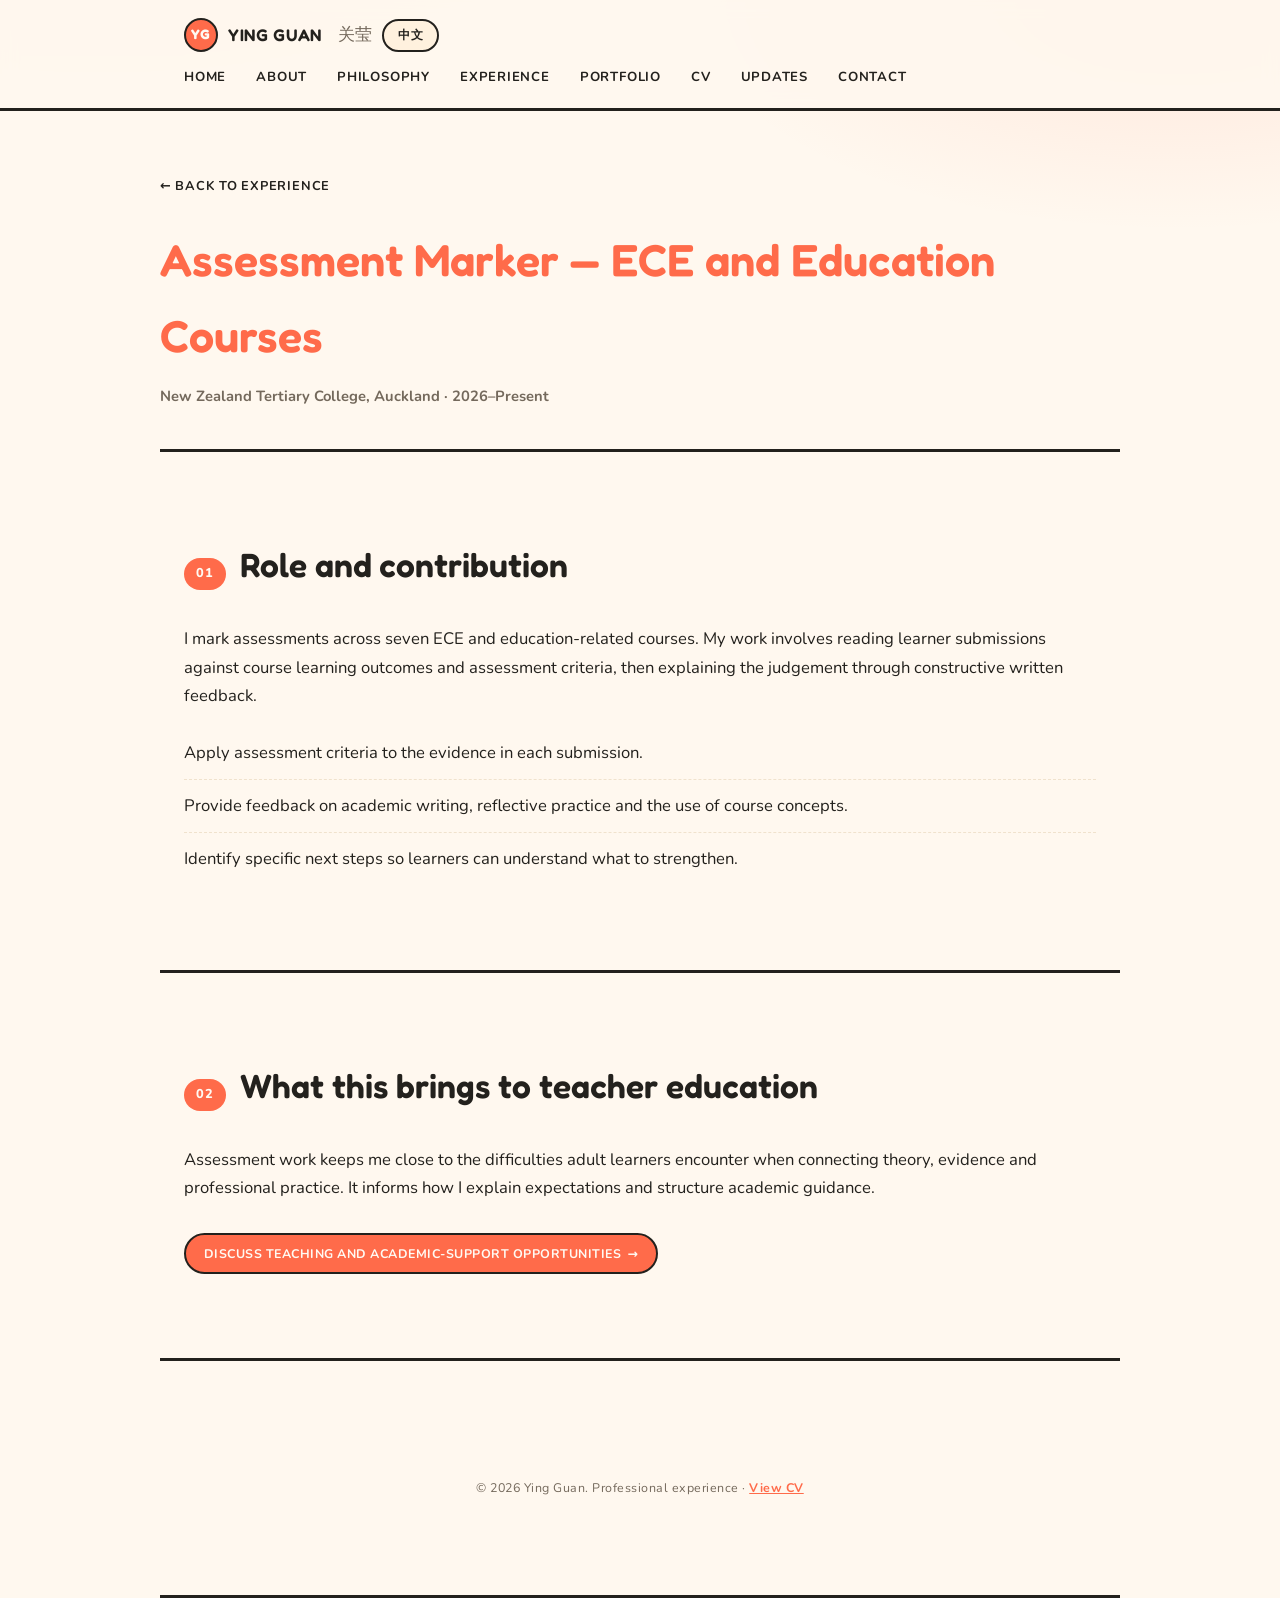
<file: experience/assessment-marker.html>
<!DOCTYPE html>
<html lang="en">
<head>
<meta charset="UTF-8">
<meta name="viewport" content="width=device-width, initial-scale=1.0">
<title>Assessment Marker — ECE and Education Courses | Ying Guan</title>
<meta name="description" content="Ying Guan: Assessment Marker — ECE and Education Courses experience, responsibilities and relevance to teacher education.">
<link rel="preconnect" href="https://fonts.googleapis.com">
<link rel="preconnect" href="https://fonts.gstatic.com" crossorigin>
<link href="https://fonts.googleapis.com/css2?family=Fredoka:wght@500;600;700&family=Nunito:wght@400;500;600;700;800&display=swap" rel="stylesheet">
<link rel="stylesheet" href="../style.css">
</head>
<body>
<header class="site-header">
  <div class="container header-inner">
    <span class="site-title"><span class="site-logo">YG</span>YING GUAN <span class="site-title-cn">关莹</span><button class="lang-toggle" id="langToggle" type="button">中文</button></span>
    <button class="nav-toggle" id="navToggle" aria-label="Toggle navigation" aria-expanded="false" aria-controls="siteNav">
      <span></span><span></span><span></span>
    </button>
    <nav id="siteNav">
      <a href="../index.html#home"><span class="lang-en">Home</span><span class="lang-zh">首页</span></a>
      <a href="../index.html#about"><span class="lang-en">About</span><span class="lang-zh">关于我</span></a>
      <a href="../index.html#philosophy"><span class="lang-en">Philosophy</span><span class="lang-zh">教学理念</span></a>
      <a href="../index.html#experience"><span class="lang-en">Experience</span><span class="lang-zh">工作经历</span></a>
      <a href="../index.html#portfolio"><span class="lang-en">Portfolio</span><span class="lang-zh">作品集</span></a>
      <a href="../index.html#cv"><span class="lang-en">CV</span><span class="lang-zh">简历</span></a>
      <a href="../index.html#blog"><span class="lang-en">Updates</span><span class="lang-zh">学术动态</span></a>
      <a href="../index.html#contact"><span class="lang-en">Contact</span><span class="lang-zh">联系方式</span></a>
    </nav>
  </div>
</header>
<main>
<section class="container detail-hero">
  <a class="breadcrumb" href="../index.html#experience">&larr; <span class="lang-en">Back to Experience</span><span class="lang-zh">返回工作经历</span></a>
  <h1><span class="lang-en">Assessment Marker — ECE and Education Courses</span><span class="lang-zh">课程评估批改教师 · 幼儿教育及教育类课程</span></h1>
  <p class="detail-meta"><span class="lang-en">New Zealand Tertiary College, Auckland · 2026–Present</span><span class="lang-zh">新西兰高等教育学院，奥克兰 · 2026 年至今</span></p>
</section>
<section class="container section">
  <h2><span class="num">01</span> <span class="lang-en">Role and contribution</span><span class="lang-zh">职责与贡献</span></h2>
  <p><span class="lang-en">I mark assessments across seven ECE and education-related courses. My work involves reading learner submissions against course learning outcomes and assessment criteria, then explaining the judgement through constructive written feedback.</span><span class="lang-zh">我承担七门幼儿教育及教育相关课程的作业评估，依据课程学习成果与评分标准审阅学习者提交的证据，并通过建设性书面反馈说明评判依据。</span></p>
  <ul class="achievements-list">
    <li><span class="lang-en">Apply assessment criteria to the evidence in each submission.</span><span class="lang-zh">依据每份作业中的证据应用评分标准。</span></li>
    <li><span class="lang-en">Provide feedback on academic writing, reflective practice and the use of course concepts.</span><span class="lang-zh">围绕学术写作、反思性实践和课程概念运用提供反馈。</span></li>
    <li><span class="lang-en">Identify specific next steps so learners can understand what to strengthen.</span><span class="lang-zh">指出具体的改进方向，让学习者理解下一步需要加强什么。</span></li>
  </ul>
</section>
<section class="container section">
  <h2><span class="num">02</span> <span class="lang-en">What this brings to teacher education</span><span class="lang-zh">对教师教育的价值</span></h2>
  <p><span class="lang-en">Assessment work keeps me close to the difficulties adult learners encounter when connecting theory, evidence and professional practice. It informs how I explain expectations and structure academic guidance.</span><span class="lang-zh">评估工作让我持续接触成人学习者在连接理论、证据与专业实践时遇到的困难，也帮助我更清晰地解释课程要求并组织学术指导。</span></p>
  <a class="btn-details" href="../index.html#contact"><span class="lang-en">Discuss teaching and academic-support opportunities</span><span class="lang-zh">联系洽谈教学与学术支持机会</span> &rarr;</a>
</section>
</main>
<footer class="container section"><p class="footer-note">&copy; <span id="year"></span> Ying Guan. <span class="lang-en">Professional experience</span><span class="lang-zh">职业经历</span> · <a href="../index.html#cv"><span class="lang-en">View CV</span><span class="lang-zh">查看简历</span></a></p></footer>
<script>
  document.getElementById('year').textContent = new Date().getFullYear();
  const navToggle = document.getElementById('navToggle');
  const siteNav = document.getElementById('siteNav');
  navToggle.addEventListener('click', () => {
    navToggle.setAttribute('aria-expanded', String(siteNav.classList.toggle('is-open')));
  });
  const langToggle = document.getElementById('langToggle');
  const setLang = (zh) => {
    document.body.classList.toggle('zh-mode', zh);
    document.documentElement.lang = zh ? 'zh-CN' : 'en';
    langToggle.textContent = zh ? 'EN' : '中文';
    localStorage.setItem('lang', zh ? 'zh' : 'en');
  };
  langToggle.addEventListener('click', () => {
    setLang(!document.body.classList.contains('zh-mode'));
  });
  setLang(localStorage.getItem('lang') === 'zh');
</script>
</body>
</html>
</file>
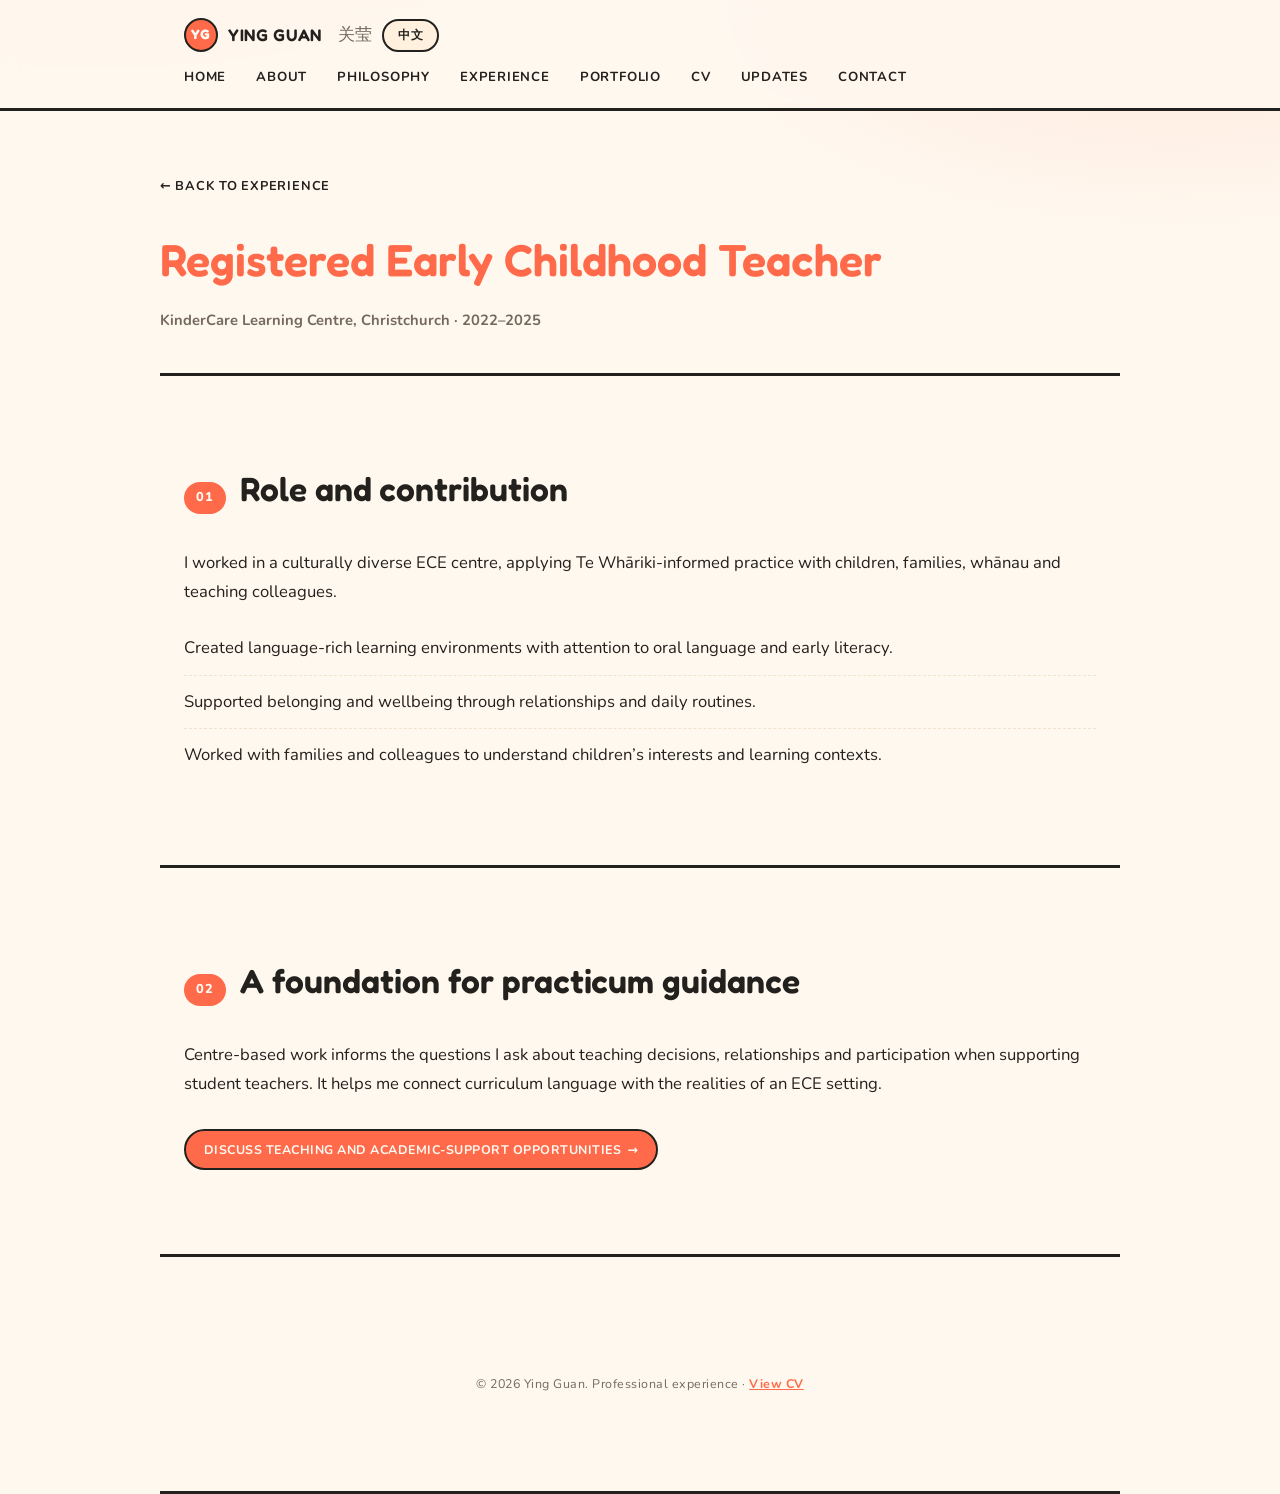
<file: experience/ece-teacher.html>
<!DOCTYPE html>
<html lang="en">
<head>
<meta charset="UTF-8">
<meta name="viewport" content="width=device-width, initial-scale=1.0">
<title>Registered Early Childhood Teacher | Ying Guan</title>
<meta name="description" content="Ying Guan: Registered Early Childhood Teacher experience, responsibilities and relevance to teacher education.">
<link rel="preconnect" href="https://fonts.googleapis.com">
<link rel="preconnect" href="https://fonts.gstatic.com" crossorigin>
<link href="https://fonts.googleapis.com/css2?family=Fredoka:wght@500;600;700&family=Nunito:wght@400;500;600;700;800&display=swap" rel="stylesheet">
<link rel="stylesheet" href="../style.css">
</head>
<body>
<header class="site-header">
  <div class="container header-inner">
    <span class="site-title"><span class="site-logo">YG</span>YING GUAN <span class="site-title-cn">关莹</span><button class="lang-toggle" id="langToggle" type="button">中文</button></span>
    <button class="nav-toggle" id="navToggle" aria-label="Toggle navigation" aria-expanded="false" aria-controls="siteNav">
      <span></span><span></span><span></span>
    </button>
    <nav id="siteNav">
      <a href="../index.html#home"><span class="lang-en">Home</span><span class="lang-zh">首页</span></a>
      <a href="../index.html#about"><span class="lang-en">About</span><span class="lang-zh">关于我</span></a>
      <a href="../index.html#philosophy"><span class="lang-en">Philosophy</span><span class="lang-zh">教学理念</span></a>
      <a href="../index.html#experience"><span class="lang-en">Experience</span><span class="lang-zh">工作经历</span></a>
      <a href="../index.html#portfolio"><span class="lang-en">Portfolio</span><span class="lang-zh">作品集</span></a>
      <a href="../index.html#cv"><span class="lang-en">CV</span><span class="lang-zh">简历</span></a>
      <a href="../index.html#blog"><span class="lang-en">Updates</span><span class="lang-zh">学术动态</span></a>
      <a href="../index.html#contact"><span class="lang-en">Contact</span><span class="lang-zh">联系方式</span></a>
    </nav>
  </div>
</header>
<main>
<section class="container detail-hero">
  <a class="breadcrumb" href="../index.html#experience">&larr; <span class="lang-en">Back to Experience</span><span class="lang-zh">返回工作经历</span></a>
  <h1><span class="lang-en">Registered Early Childhood Teacher</span><span class="lang-zh">注册幼儿教师</span></h1>
  <p class="detail-meta"><span class="lang-en">KinderCare Learning Centre, Christchurch · 2022–2025</span><span class="lang-zh">KinderCare 幼儿学习中心，基督城 · 2022–2025 年</span></p>
</section>
<section class="container section">
  <h2><span class="num">01</span> <span class="lang-en">Role and contribution</span><span class="lang-zh">职责与贡献</span></h2>
  <p><span class="lang-en">I worked in a culturally diverse ECE centre, applying Te Whāriki-informed practice with children, families, whānau and teaching colleagues.</span><span class="lang-zh">我曾在多元文化幼儿园工作，与儿童、家庭、whānau 及教学同事合作，践行以 Te Whāriki 为依据的幼儿教育。</span></p>
  <ul class="achievements-list">
    <li><span class="lang-en">Created language-rich learning environments with attention to oral language and early literacy.</span><span class="lang-zh">创设语言丰富的学习环境，关注口语与早期读写。</span></li>
    <li><span class="lang-en">Supported belonging and wellbeing through relationships and daily routines.</span><span class="lang-zh">通过关系建立与日常活动支持儿童的归属感和身心健康。</span></li>
    <li><span class="lang-en">Worked with families and colleagues to understand children’s interests and learning contexts.</span><span class="lang-zh">与家庭及同事共同理解儿童的兴趣与学习情境。</span></li>
  </ul>
</section>
<section class="container section">
  <h2><span class="num">02</span> <span class="lang-en">A foundation for practicum guidance</span><span class="lang-zh">实习指导的实践基础</span></h2>
  <p><span class="lang-en">Centre-based work informs the questions I ask about teaching decisions, relationships and participation when supporting student teachers. It helps me connect curriculum language with the realities of an ECE setting.</span><span class="lang-zh">幼儿园实践影响着我在支持师范生时如何追问教学决策、关系与参与，也帮助我将课程理念与幼儿教育场景中的实际工作联系起来。</span></p>
  <a class="btn-details" href="../index.html#contact"><span class="lang-en">Discuss teaching and academic-support opportunities</span><span class="lang-zh">联系洽谈教学与学术支持机会</span> &rarr;</a>
</section>
</main>
<footer class="container section"><p class="footer-note">&copy; <span id="year"></span> Ying Guan. <span class="lang-en">Professional experience</span><span class="lang-zh">职业经历</span> · <a href="../index.html#cv"><span class="lang-en">View CV</span><span class="lang-zh">查看简历</span></a></p></footer>
<script>
  document.getElementById('year').textContent = new Date().getFullYear();
  const navToggle = document.getElementById('navToggle');
  const siteNav = document.getElementById('siteNav');
  navToggle.addEventListener('click', () => {
    navToggle.setAttribute('aria-expanded', String(siteNav.classList.toggle('is-open')));
  });
  const langToggle = document.getElementById('langToggle');
  const setLang = (zh) => {
    document.body.classList.toggle('zh-mode', zh);
    document.documentElement.lang = zh ? 'zh-CN' : 'en';
    langToggle.textContent = zh ? 'EN' : '中文';
    localStorage.setItem('lang', zh ? 'zh' : 'en');
  };
  langToggle.addEventListener('click', () => {
    setLang(!document.body.classList.contains('zh-mode'));
  });
  setLang(localStorage.getItem('lang') === 'zh');
</script>
</body>
</html>
</file>
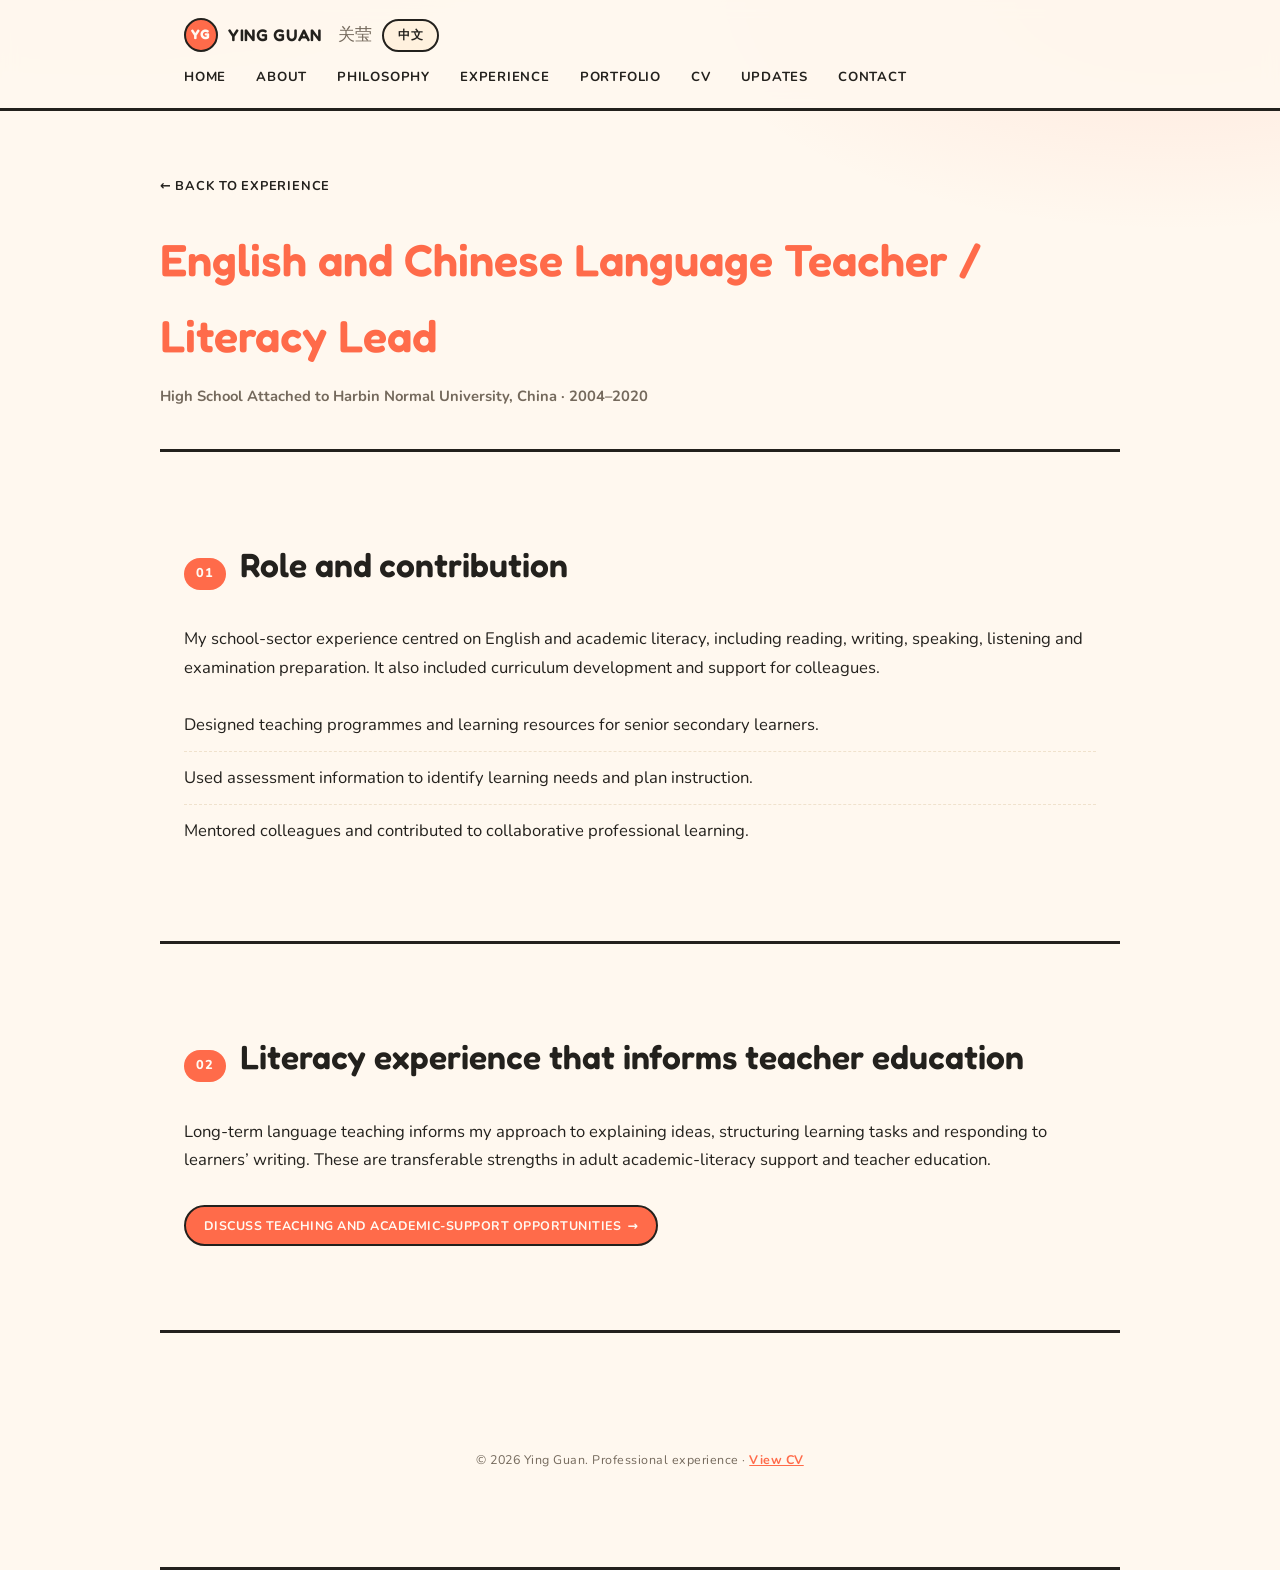
<file: experience/esol-teacher.html>
<!DOCTYPE html>
<html lang="en">
<head>
<meta charset="UTF-8">
<meta name="viewport" content="width=device-width, initial-scale=1.0">
<title>English and Chinese Language Teacher / Literacy Lead | Ying Guan</title>
<meta name="description" content="Ying Guan: English and Chinese Language Teacher / Literacy Lead experience, responsibilities and relevance to teacher education.">
<link rel="preconnect" href="https://fonts.googleapis.com">
<link rel="preconnect" href="https://fonts.gstatic.com" crossorigin>
<link href="https://fonts.googleapis.com/css2?family=Fredoka:wght@500;600;700&family=Nunito:wght@400;500;600;700;800&display=swap" rel="stylesheet">
<link rel="stylesheet" href="../style.css">
</head>
<body>
<header class="site-header">
  <div class="container header-inner">
    <span class="site-title"><span class="site-logo">YG</span>YING GUAN <span class="site-title-cn">关莹</span><button class="lang-toggle" id="langToggle" type="button">中文</button></span>
    <button class="nav-toggle" id="navToggle" aria-label="Toggle navigation" aria-expanded="false" aria-controls="siteNav">
      <span></span><span></span><span></span>
    </button>
    <nav id="siteNav">
      <a href="../index.html#home"><span class="lang-en">Home</span><span class="lang-zh">首页</span></a>
      <a href="../index.html#about"><span class="lang-en">About</span><span class="lang-zh">关于我</span></a>
      <a href="../index.html#philosophy"><span class="lang-en">Philosophy</span><span class="lang-zh">教学理念</span></a>
      <a href="../index.html#experience"><span class="lang-en">Experience</span><span class="lang-zh">工作经历</span></a>
      <a href="../index.html#portfolio"><span class="lang-en">Portfolio</span><span class="lang-zh">作品集</span></a>
      <a href="../index.html#cv"><span class="lang-en">CV</span><span class="lang-zh">简历</span></a>
      <a href="../index.html#blog"><span class="lang-en">Updates</span><span class="lang-zh">学术动态</span></a>
      <a href="../index.html#contact"><span class="lang-en">Contact</span><span class="lang-zh">联系方式</span></a>
    </nav>
  </div>
</header>
<main>
<section class="container detail-hero">
  <a class="breadcrumb" href="../index.html#experience">&larr; <span class="lang-en">Back to Experience</span><span class="lang-zh">返回工作经历</span></a>
  <h1><span class="lang-en">English and Chinese Language Teacher / Literacy Lead</span><span class="lang-zh">英语与汉语教学 / 读写教学负责人</span></h1>
  <p class="detail-meta"><span class="lang-en">High School Attached to Harbin Normal University, China · 2004–2020</span><span class="lang-zh">哈尔滨师范大学附属中学，中国 · 2004–2020 年</span></p>
</section>
<section class="container section">
  <h2><span class="num">01</span> <span class="lang-en">Role and contribution</span><span class="lang-zh">职责与贡献</span></h2>
  <p><span class="lang-en">My school-sector experience centred on English and academic literacy, including reading, writing, speaking, listening and examination preparation. It also included curriculum development and support for colleagues.</span><span class="lang-zh">我的学校教育经历以英语和学术读写为主，涵盖阅读、写作、听说与考试准备，也包括课程开发及同事支持。</span></p>
  <ul class="achievements-list">
    <li><span class="lang-en">Designed teaching programmes and learning resources for senior secondary learners.</span><span class="lang-zh">为高中学习者设计教学方案与学习资源。</span></li>
    <li><span class="lang-en">Used assessment information to identify learning needs and plan instruction.</span><span class="lang-zh">依据评估信息识别学习需要并安排教学。</span></li>
    <li><span class="lang-en">Mentored colleagues and contributed to collaborative professional learning.</span><span class="lang-zh">指导同事，参与协作性的教师专业学习。</span></li>
  </ul>
</section>
<section class="container section">
  <h2><span class="num">02</span> <span class="lang-en">Literacy experience that informs teacher education</span><span class="lang-zh">支持教师教育的读写教学经验</span></h2>
  <p><span class="lang-en">Long-term language teaching informs my approach to explaining ideas, structuring learning tasks and responding to learners’ writing. These are transferable strengths in adult academic-literacy support and teacher education.</span><span class="lang-zh">长期语言教学经验影响着我如何解释概念、组织学习任务并回应学习者的写作。这些能力也支持成人学术读写指导与教师教育工作。</span></p>
  <a class="btn-details" href="../index.html#contact"><span class="lang-en">Discuss teaching and academic-support opportunities</span><span class="lang-zh">联系洽谈教学与学术支持机会</span> &rarr;</a>
</section>
</main>
<footer class="container section"><p class="footer-note">&copy; <span id="year"></span> Ying Guan. <span class="lang-en">Professional experience</span><span class="lang-zh">职业经历</span> · <a href="../index.html#cv"><span class="lang-en">View CV</span><span class="lang-zh">查看简历</span></a></p></footer>
<script>
  document.getElementById('year').textContent = new Date().getFullYear();
  const navToggle = document.getElementById('navToggle');
  const siteNav = document.getElementById('siteNav');
  navToggle.addEventListener('click', () => {
    navToggle.setAttribute('aria-expanded', String(siteNav.classList.toggle('is-open')));
  });
  const langToggle = document.getElementById('langToggle');
  const setLang = (zh) => {
    document.body.classList.toggle('zh-mode', zh);
    document.documentElement.lang = zh ? 'zh-CN' : 'en';
    langToggle.textContent = zh ? 'EN' : '中文';
    localStorage.setItem('lang', zh ? 'zh' : 'en');
  };
  langToggle.addEventListener('click', () => {
    setLang(!document.body.classList.contains('zh-mode'));
  });
  setLang(localStorage.getItem('lang') === 'zh');
</script>
</body>
</html>
</file>
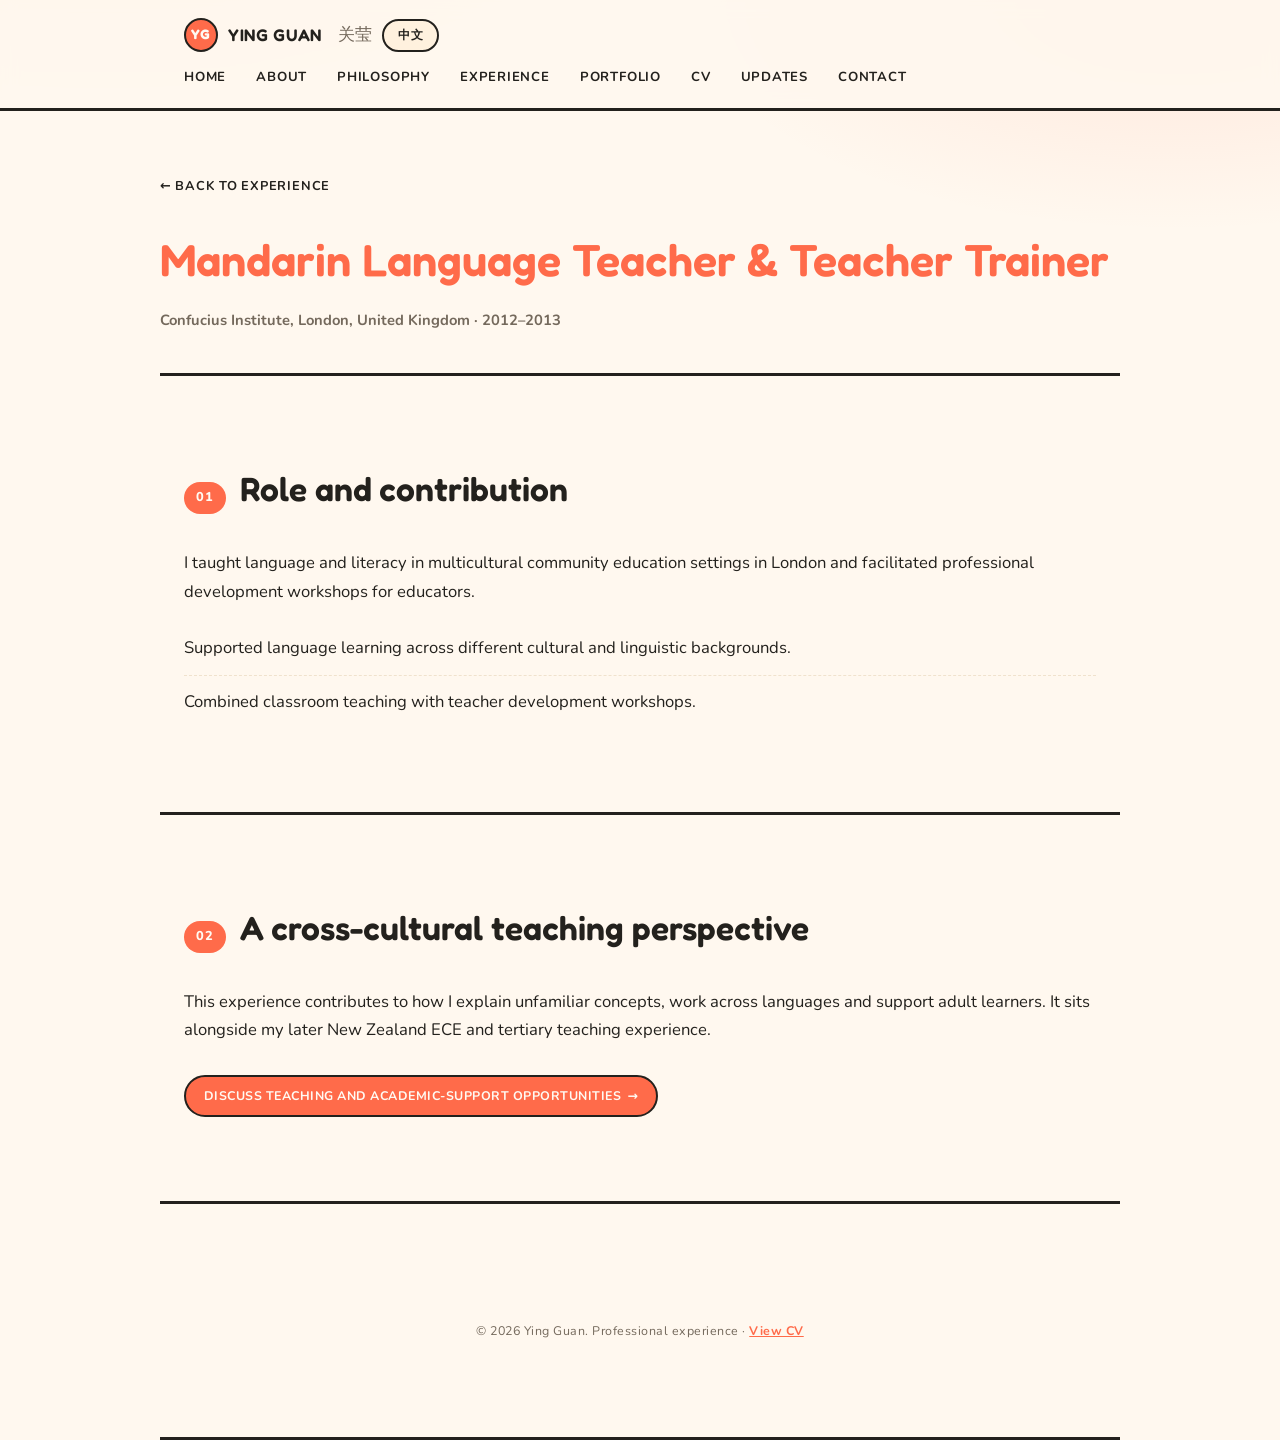
<file: experience/language-teacher.html>
<!DOCTYPE html>
<html lang="en">
<head>
<meta charset="UTF-8">
<meta name="viewport" content="width=device-width, initial-scale=1.0">
<title>Mandarin Language Teacher &amp; Teacher Trainer | Ying Guan</title>
<meta name="description" content="Ying Guan: Mandarin Language Teacher and Teacher Trainer experience, responsibilities and relevance to teacher education.">
<link rel="preconnect" href="https://fonts.googleapis.com">
<link rel="preconnect" href="https://fonts.gstatic.com" crossorigin>
<link href="https://fonts.googleapis.com/css2?family=Fredoka:wght@500;600;700&family=Nunito:wght@400;500;600;700;800&display=swap" rel="stylesheet">
<link rel="stylesheet" href="../style.css">
</head>
<body>
<header class="site-header">
  <div class="container header-inner">
    <span class="site-title"><span class="site-logo">YG</span>YING GUAN <span class="site-title-cn">关莹</span><button class="lang-toggle" id="langToggle" type="button">中文</button></span>
    <button class="nav-toggle" id="navToggle" aria-label="Toggle navigation" aria-expanded="false" aria-controls="siteNav">
      <span></span><span></span><span></span>
    </button>
    <nav id="siteNav">
      <a href="../index.html#home"><span class="lang-en">Home</span><span class="lang-zh">首页</span></a>
      <a href="../index.html#about"><span class="lang-en">About</span><span class="lang-zh">关于我</span></a>
      <a href="../index.html#philosophy"><span class="lang-en">Philosophy</span><span class="lang-zh">教学理念</span></a>
      <a href="../index.html#experience"><span class="lang-en">Experience</span><span class="lang-zh">工作经历</span></a>
      <a href="../index.html#portfolio"><span class="lang-en">Portfolio</span><span class="lang-zh">作品集</span></a>
      <a href="../index.html#cv"><span class="lang-en">CV</span><span class="lang-zh">简历</span></a>
      <a href="../index.html#blog"><span class="lang-en">Updates</span><span class="lang-zh">学术动态</span></a>
      <a href="../index.html#contact"><span class="lang-en">Contact</span><span class="lang-zh">联系方式</span></a>
    </nav>
  </div>
</header>
<main>
<section class="container detail-hero">
  <a class="breadcrumb" href="../index.html#experience">&larr; <span class="lang-en">Back to Experience</span><span class="lang-zh">返回工作经历</span></a>
  <h1><span class="lang-en">Mandarin Language Teacher &amp; Teacher Trainer</span><span class="lang-zh">汉语教师与教师培训师</span></h1>
  <p class="detail-meta"><span class="lang-en">Confucius Institute, London, United Kingdom · 2012–2013</span><span class="lang-zh">孔子学院，英国伦敦 · 2012–2013 年</span></p>
</section>
<section class="container section">
  <h2><span class="num">01</span> <span class="lang-en">Role and contribution</span><span class="lang-zh">职责与贡献</span></h2>
  <p><span class="lang-en">I taught language and literacy in multicultural community education settings in London and facilitated professional development workshops for educators.</span><span class="lang-zh">我曾在伦敦多元文化社区教育环境中从事语言与读写教学，并为教育工作者开展专业发展工作坊。</span></p>
  <ul class="achievements-list">
    <li><span class="lang-en">Supported language learning across different cultural and linguistic backgrounds.</span><span class="lang-zh">支持不同文化与语言背景的学习者开展语言学习。</span></li>
    <li><span class="lang-en">Combined classroom teaching with teacher development workshops.</span><span class="lang-zh">将课堂教学与教师发展工作坊结合。</span></li>
  </ul>
</section>
<section class="container section">
  <h2><span class="num">02</span> <span class="lang-en">A cross-cultural teaching perspective</span><span class="lang-zh">跨文化教学视角</span></h2>
  <p><span class="lang-en">This experience contributes to how I explain unfamiliar concepts, work across languages and support adult learners. It sits alongside my later New Zealand ECE and tertiary teaching experience.</span><span class="lang-zh">这段经历影响着我如何解释陌生概念、跨语言交流并支持成人学习者，与我后来在新西兰的幼儿教育和高等教育经历相互补充。</span></p>
  <a class="btn-details" href="../index.html#contact"><span class="lang-en">Discuss teaching and academic-support opportunities</span><span class="lang-zh">联系洽谈教学与学术支持机会</span> &rarr;</a>
</section>
</main>
<footer class="container section"><p class="footer-note">&copy; <span id="year"></span> Ying Guan. <span class="lang-en">Professional experience</span><span class="lang-zh">职业经历</span> · <a href="../index.html#cv"><span class="lang-en">View CV</span><span class="lang-zh">查看简历</span></a></p></footer>
<script>
  document.getElementById('year').textContent = new Date().getFullYear();
  const navToggle = document.getElementById('navToggle');
  const siteNav = document.getElementById('siteNav');
  navToggle.addEventListener('click', () => {
    navToggle.setAttribute('aria-expanded', String(siteNav.classList.toggle('is-open')));
  });
  const langToggle = document.getElementById('langToggle');
  const setLang = (zh) => {
    document.body.classList.toggle('zh-mode', zh);
    document.documentElement.lang = zh ? 'zh-CN' : 'en';
    langToggle.textContent = zh ? 'EN' : '中文';
    localStorage.setItem('lang', zh ? 'zh' : 'en');
  };
  langToggle.addEventListener('click', () => {
    setLang(!document.body.classList.contains('zh-mode'));
  });
  setLang(localStorage.getItem('lang') === 'zh');
</script>
</body>
</html>
</file>
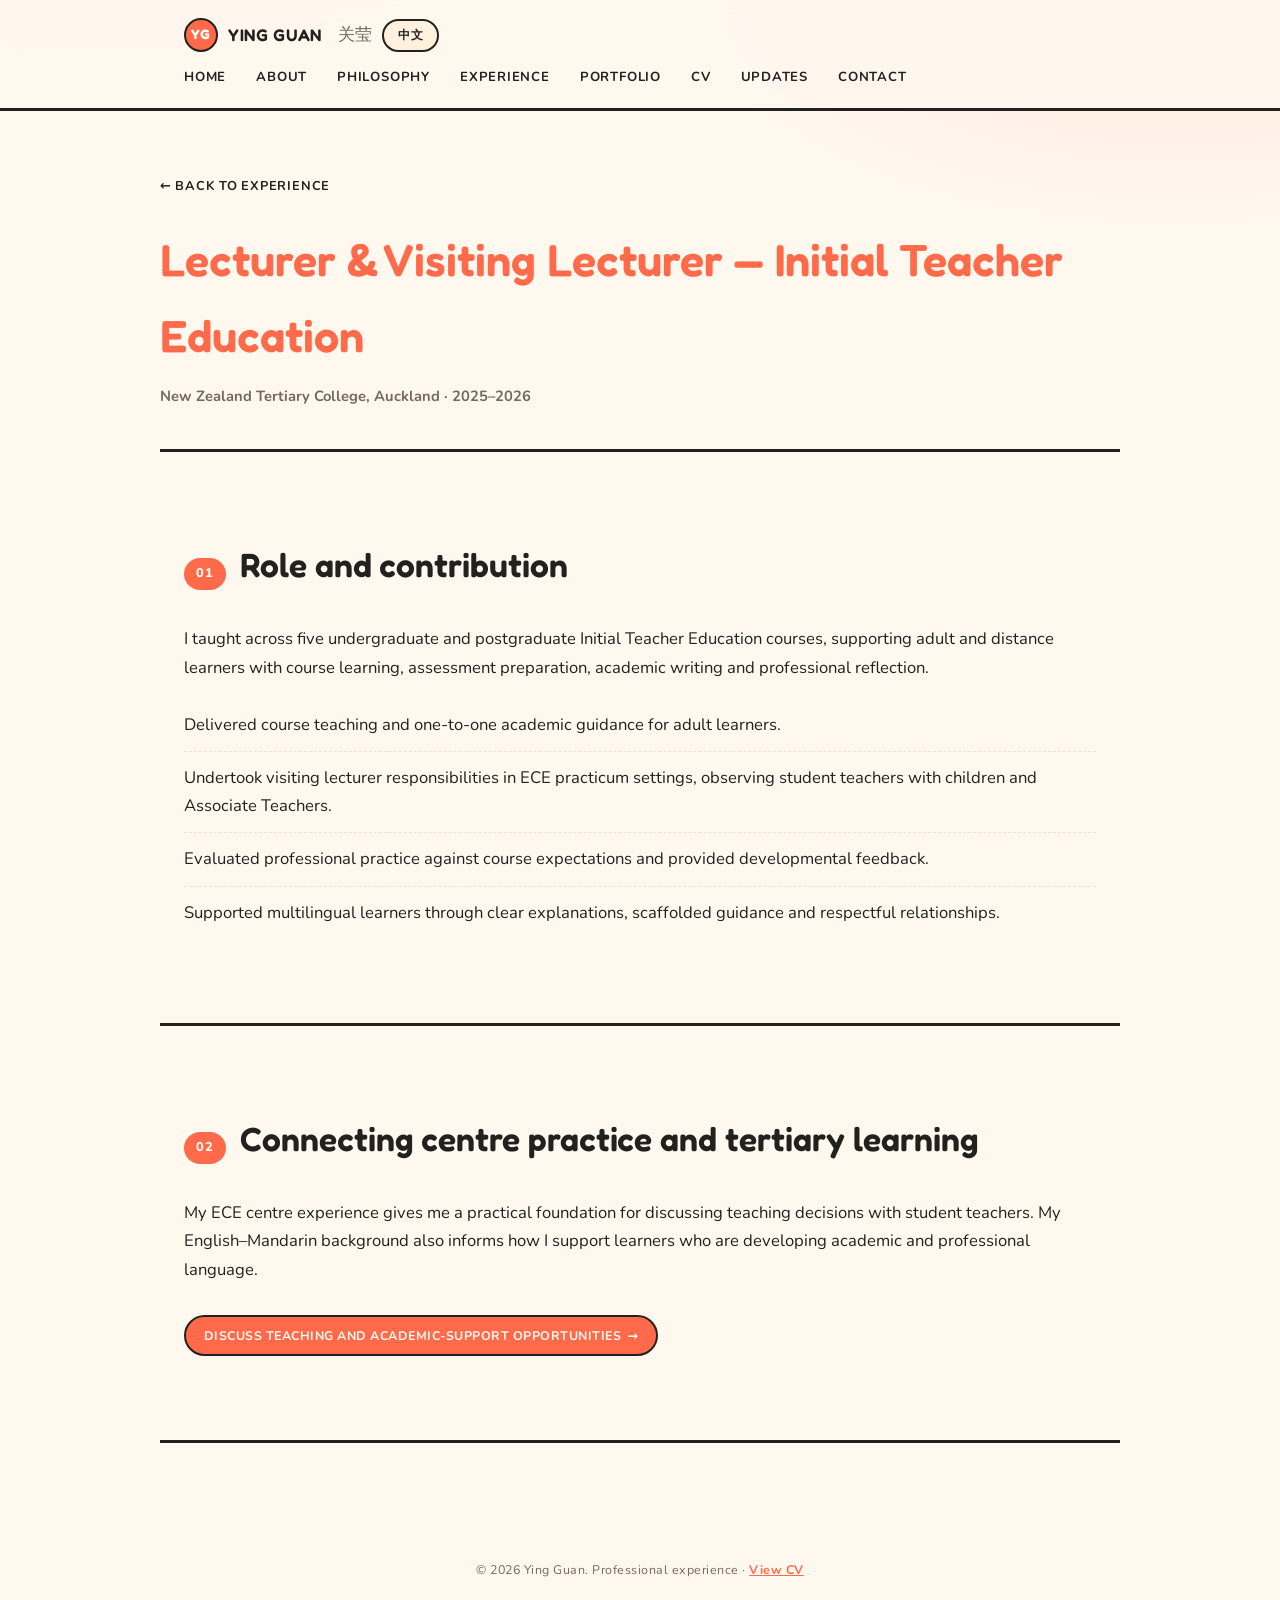
<file: experience/lecturer-ite.html>
<!DOCTYPE html>
<html lang="en">
<head>
<meta charset="UTF-8">
<meta name="viewport" content="width=device-width, initial-scale=1.0">
<title>Lecturer &amp; Visiting Lecturer — Initial Teacher Education | Ying Guan</title>
<meta name="description" content="Ying Guan: Lecturer and Visiting Lecturer — Initial Teacher Education experience, responsibilities and relevance to teacher education.">
<link rel="preconnect" href="https://fonts.googleapis.com">
<link rel="preconnect" href="https://fonts.gstatic.com" crossorigin>
<link href="https://fonts.googleapis.com/css2?family=Fredoka:wght@500;600;700&family=Nunito:wght@400;500;600;700;800&display=swap" rel="stylesheet">
<link rel="stylesheet" href="../style.css">
</head>
<body>
<header class="site-header">
  <div class="container header-inner">
    <span class="site-title"><span class="site-logo">YG</span>YING GUAN <span class="site-title-cn">关莹</span><button class="lang-toggle" id="langToggle" type="button">中文</button></span>
    <button class="nav-toggle" id="navToggle" aria-label="Toggle navigation" aria-expanded="false" aria-controls="siteNav">
      <span></span><span></span><span></span>
    </button>
    <nav id="siteNav">
      <a href="../index.html#home"><span class="lang-en">Home</span><span class="lang-zh">首页</span></a>
      <a href="../index.html#about"><span class="lang-en">About</span><span class="lang-zh">关于我</span></a>
      <a href="../index.html#philosophy"><span class="lang-en">Philosophy</span><span class="lang-zh">教学理念</span></a>
      <a href="../index.html#experience"><span class="lang-en">Experience</span><span class="lang-zh">工作经历</span></a>
      <a href="../index.html#portfolio"><span class="lang-en">Portfolio</span><span class="lang-zh">作品集</span></a>
      <a href="../index.html#cv"><span class="lang-en">CV</span><span class="lang-zh">简历</span></a>
      <a href="../index.html#blog"><span class="lang-en">Updates</span><span class="lang-zh">学术动态</span></a>
      <a href="../index.html#contact"><span class="lang-en">Contact</span><span class="lang-zh">联系方式</span></a>
    </nav>
  </div>
</header>
<main>
<section class="container detail-hero">
  <a class="breadcrumb" href="../index.html#experience">&larr; <span class="lang-en">Back to Experience</span><span class="lang-zh">返回工作经历</span></a>
  <h1><span class="lang-en">Lecturer &amp; Visiting Lecturer — Initial Teacher Education</span><span class="lang-zh">讲师与实习指导 · 教师教育</span></h1>
  <p class="detail-meta"><span class="lang-en">New Zealand Tertiary College, Auckland · 2025–2026</span><span class="lang-zh">新西兰高等教育学院，奥克兰 · 2025–2026 年</span></p>
</section>
<section class="container section">
  <h2><span class="num">01</span> <span class="lang-en">Role and contribution</span><span class="lang-zh">职责与贡献</span></h2>
  <p><span class="lang-en">I taught across five undergraduate and postgraduate Initial Teacher Education courses, supporting adult and distance learners with course learning, assessment preparation, academic writing and professional reflection.</span><span class="lang-zh">我曾承担五门本科及研究生层级教师教育课程，支持成人与远程学习者的课程学习、评估准备、学术写作和专业反思。</span></p>
  <ul class="achievements-list">
    <li><span class="lang-en">Delivered course teaching and one-to-one academic guidance for adult learners.</span><span class="lang-zh">承担课程教学，为成人学习者提供一对一学术指导。</span></li>
    <li><span class="lang-en">Undertook visiting lecturer responsibilities in ECE practicum settings, observing student teachers with children and Associate Teachers.</span><span class="lang-zh">在幼儿教育实习场景中履行 visiting lecturer 职责，观察师范生与儿童及实习指导教师的互动。</span></li>
    <li><span class="lang-en">Evaluated professional practice against course expectations and provided developmental feedback.</span><span class="lang-zh">对照课程要求评估专业实践，并提供发展性反馈。</span></li>
    <li><span class="lang-en">Supported multilingual learners through clear explanations, scaffolded guidance and respectful relationships.</span><span class="lang-zh">通过清晰讲解、分步指导和相互尊重的关系支持多语言学习者。</span></li>
  </ul>
</section>
<section class="container section">
  <h2><span class="num">02</span> <span class="lang-en">Connecting centre practice and tertiary learning</span><span class="lang-zh">连接幼儿园实践与高等教育学习</span></h2>
  <p><span class="lang-en">My ECE centre experience gives me a practical foundation for discussing teaching decisions with student teachers. My English–Mandarin background also informs how I support learners who are developing academic and professional language.</span><span class="lang-zh">幼儿园一线经验为我与师范生讨论教学决策提供了实践基础。中英双语背景也帮助我支持正在发展学术与专业语言能力的学习者。</span></p>
  <a class="btn-details" href="../index.html#contact"><span class="lang-en">Discuss teaching and academic-support opportunities</span><span class="lang-zh">联系洽谈教学与学术支持机会</span> &rarr;</a>
</section>
</main>
<footer class="container section"><p class="footer-note">&copy; <span id="year"></span> Ying Guan. <span class="lang-en">Professional experience</span><span class="lang-zh">职业经历</span> · <a href="../index.html#cv"><span class="lang-en">View CV</span><span class="lang-zh">查看简历</span></a></p></footer>
<script>
  document.getElementById('year').textContent = new Date().getFullYear();
  const navToggle = document.getElementById('navToggle');
  const siteNav = document.getElementById('siteNav');
  navToggle.addEventListener('click', () => {
    navToggle.setAttribute('aria-expanded', String(siteNav.classList.toggle('is-open')));
  });
  const langToggle = document.getElementById('langToggle');
  const setLang = (zh) => {
    document.body.classList.toggle('zh-mode', zh);
    document.documentElement.lang = zh ? 'zh-CN' : 'en';
    langToggle.textContent = zh ? 'EN' : '中文';
    localStorage.setItem('lang', zh ? 'zh' : 'en');
  };
  langToggle.addEventListener('click', () => {
    setLang(!document.body.classList.contains('zh-mode'));
  });
  setLang(localStorage.getItem('lang') === 'zh');
</script>
</body>
</html>
</file>
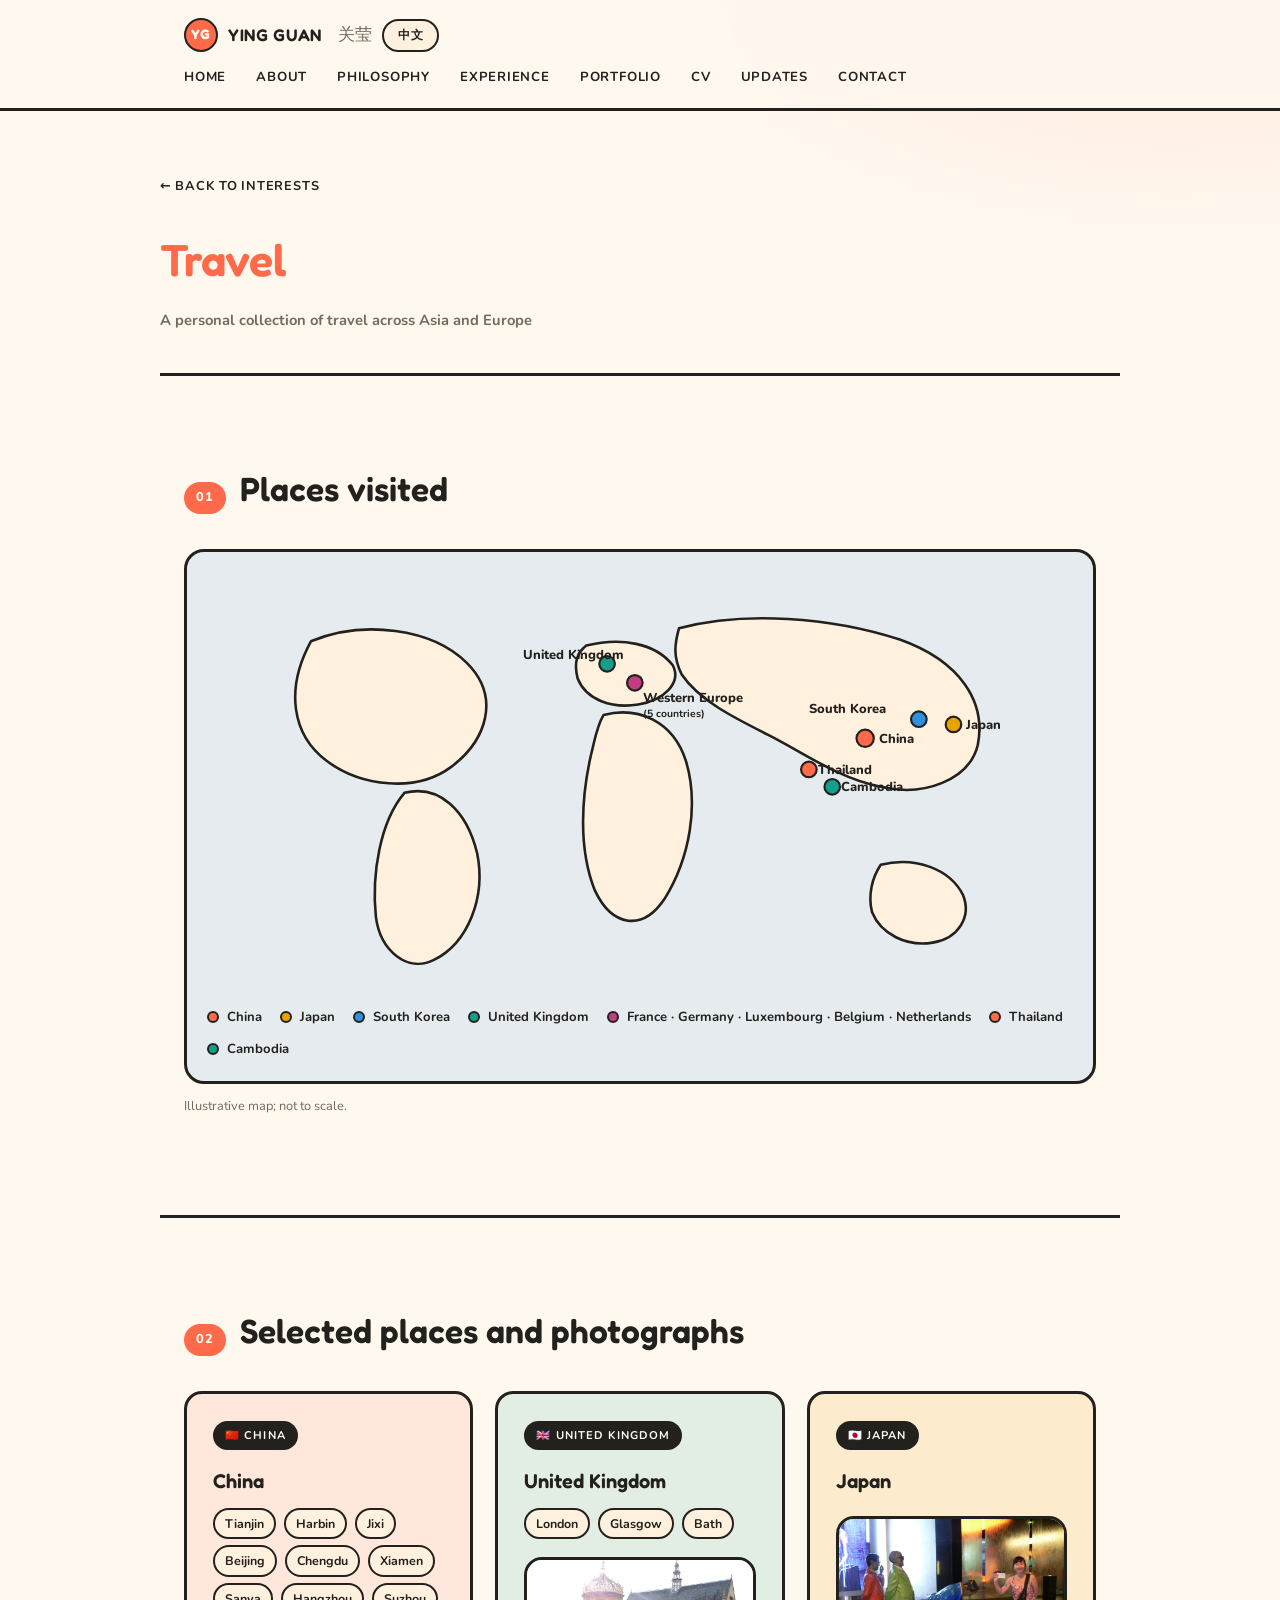
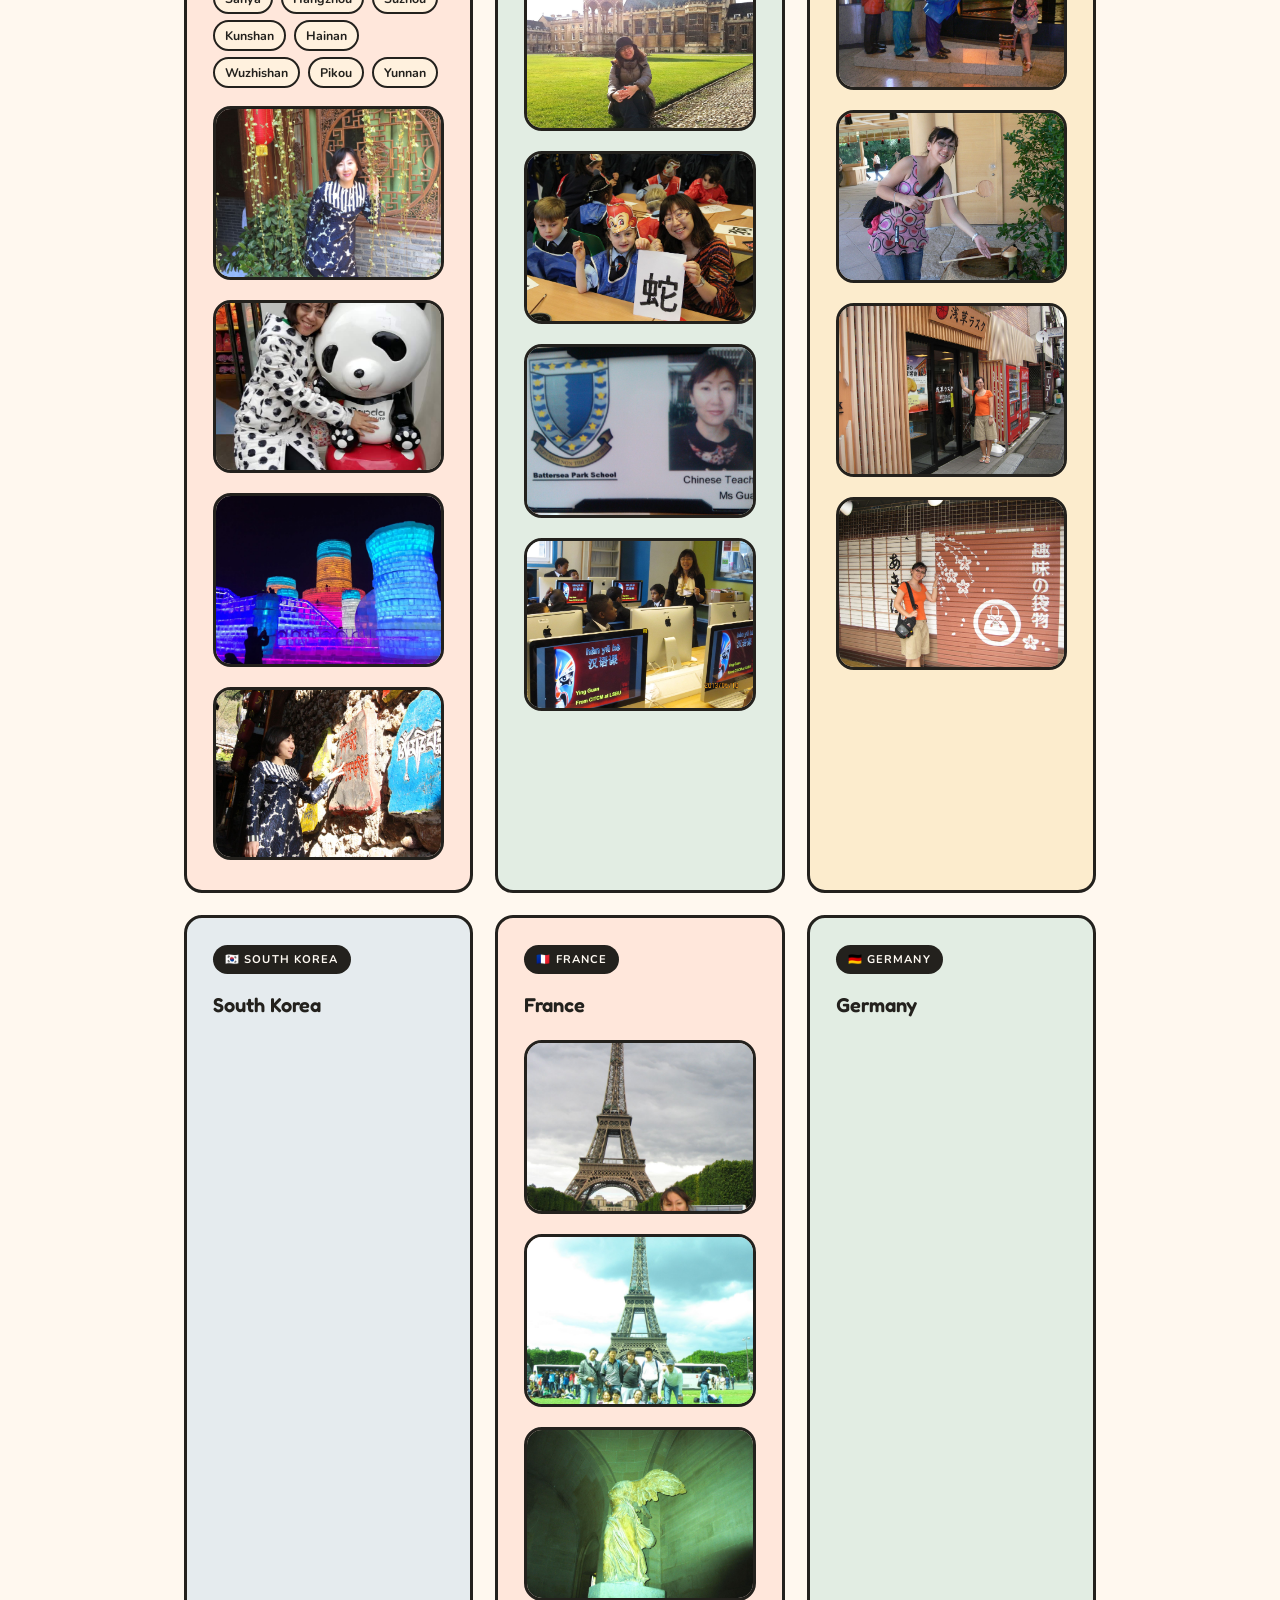
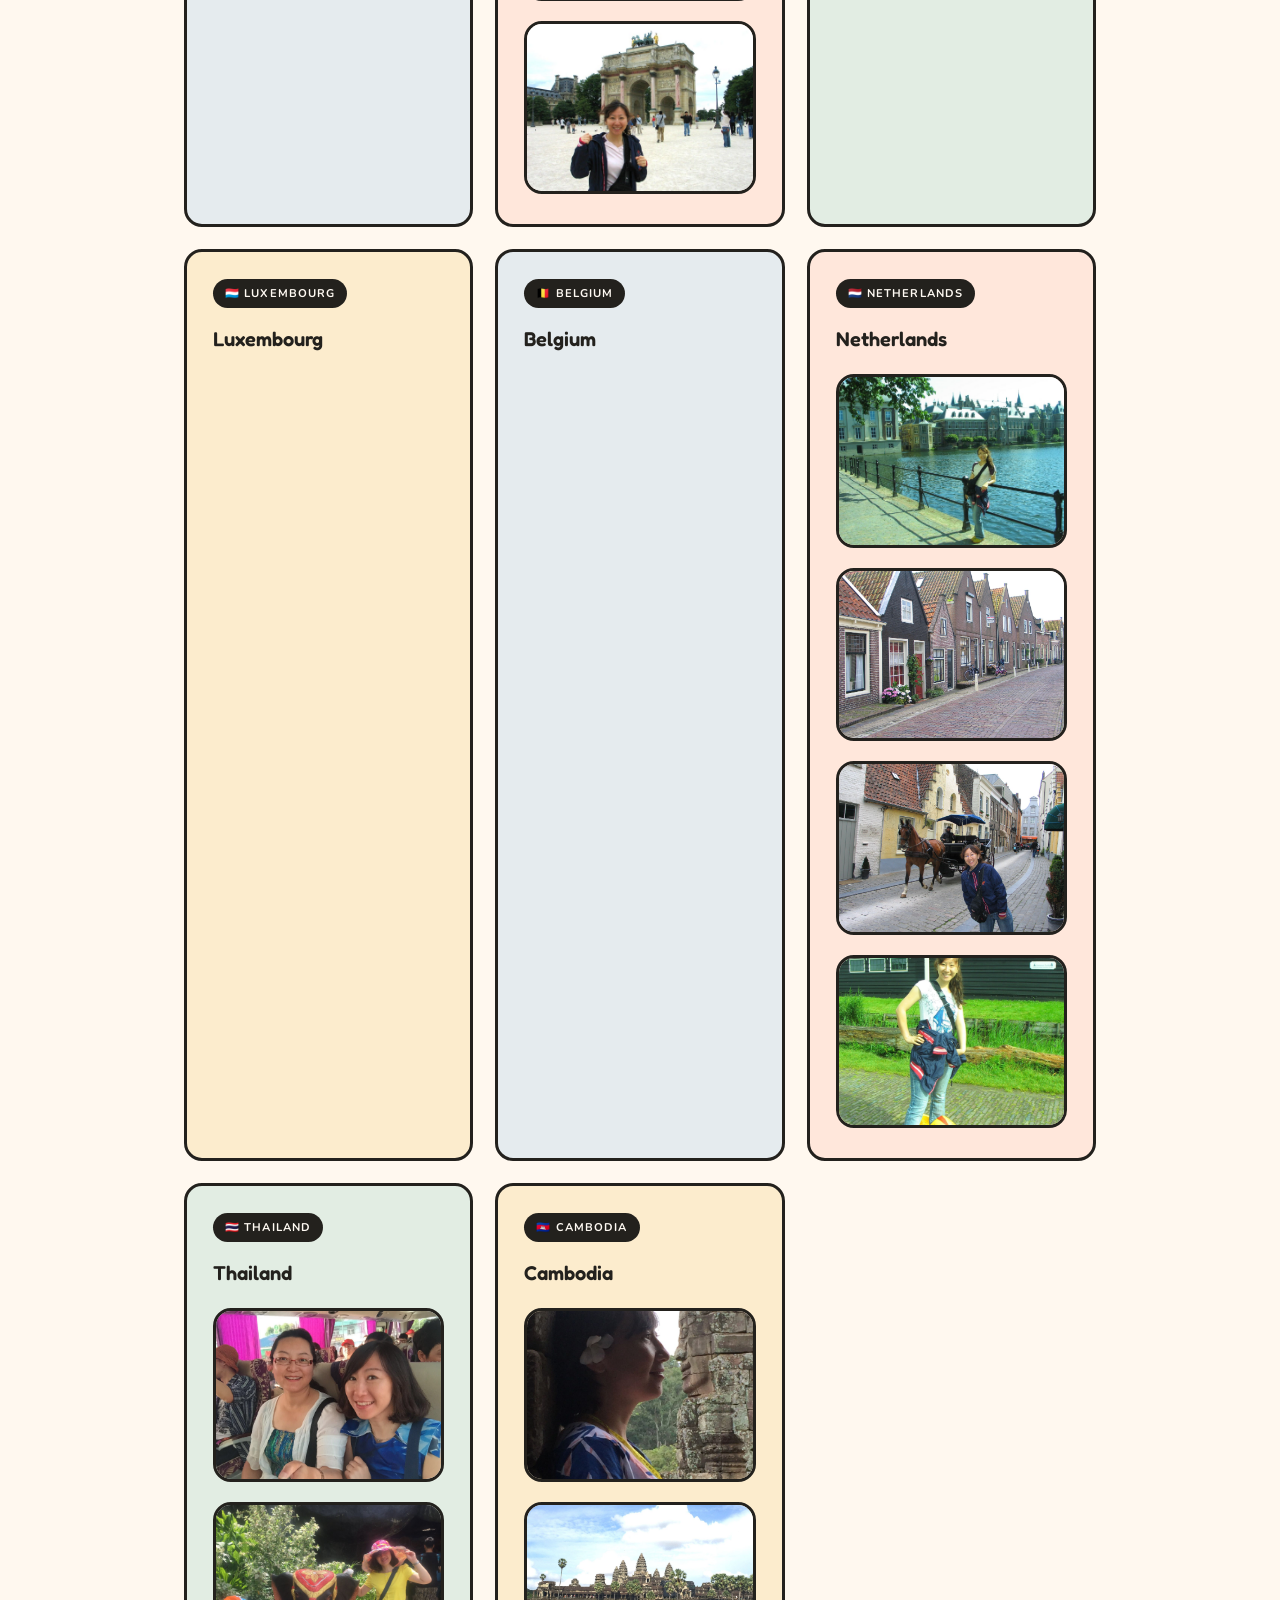
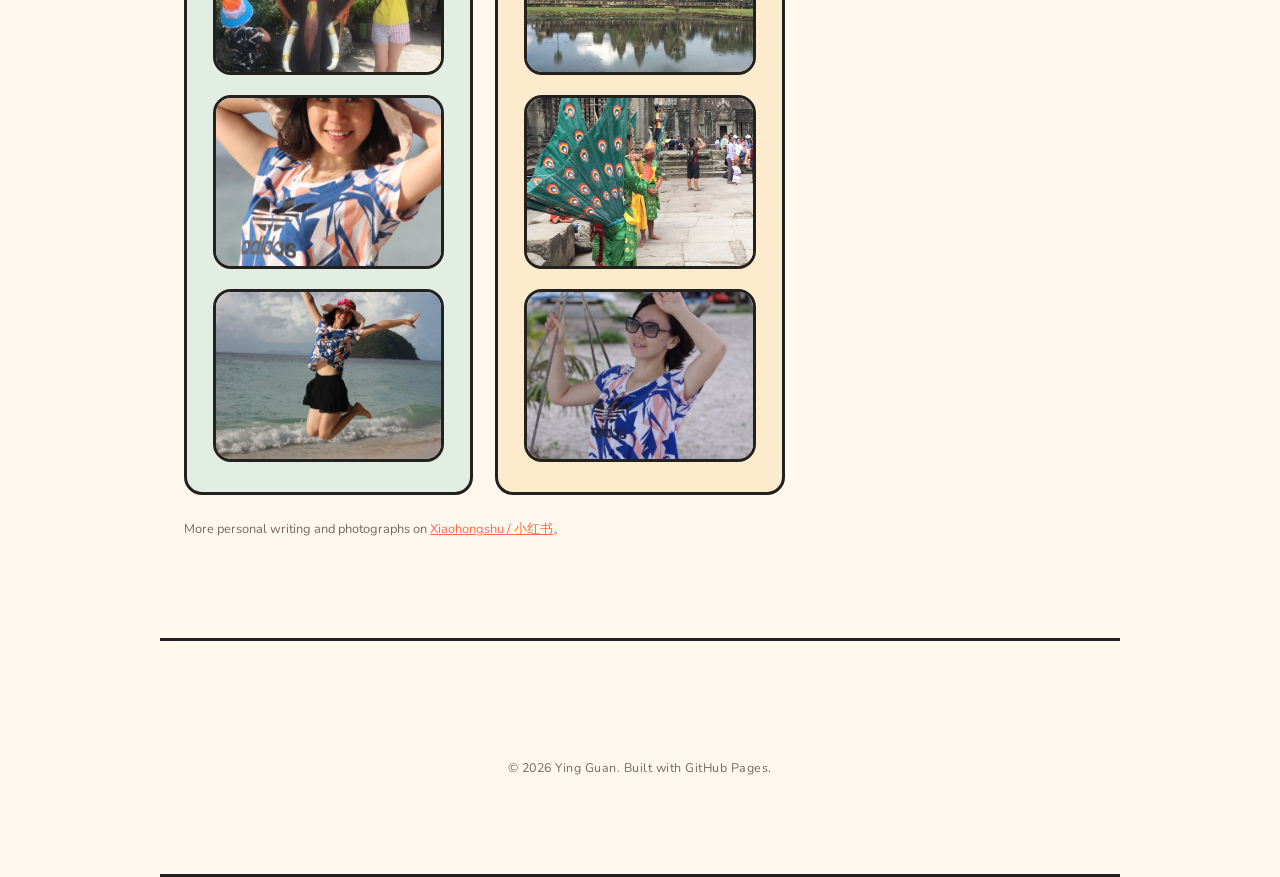
<file: hobbies/travel.html>
<!DOCTYPE html>
<html lang="en">
<head>
<meta charset="UTF-8">
<meta name="viewport" content="width=device-width, initial-scale=1.0">
<title>Travel | Ying Guan</title>
<meta name="description" content="Ying Guan — countries and cities visited across Asia and Europe.">
<link rel="preconnect" href="https://fonts.googleapis.com">
<link rel="preconnect" href="https://fonts.gstatic.com" crossorigin>
<link href="https://fonts.googleapis.com/css2?family=Fredoka:wght@500;600;700&family=Nunito:wght@400;500;600;700;800&display=swap" rel="stylesheet">
<link rel="stylesheet" href="../style.css">
</head>
<body>

<header class="site-header">
  <div class="container header-inner">
    <span class="site-title"><span class="site-logo">YG</span>YING GUAN <span class="site-title-cn">关莹</span><button class="lang-toggle" id="langToggle" type="button">中文</button></span>
    <button class="nav-toggle" id="navToggle" aria-label="Toggle navigation" aria-expanded="false" aria-controls="siteNav">
      <span></span><span></span><span></span>
    </button>
    <nav id="siteNav">
      <a href="../index.html#home"><span class="lang-en">Home</span><span class="lang-zh">首页</span></a>
      <a href="../index.html#about"><span class="lang-en">About</span><span class="lang-zh">关于我</span></a>
      <a href="../index.html#philosophy"><span class="lang-en">Philosophy</span><span class="lang-zh">教学理念</span></a>
      <a href="../index.html#experience"><span class="lang-en">Experience</span><span class="lang-zh">工作经历</span></a>
      <a href="../index.html#portfolio"><span class="lang-en">Portfolio</span><span class="lang-zh">作品集</span></a>
      <a href="../index.html#cv"><span class="lang-en">CV</span><span class="lang-zh">简历</span></a>
      <a href="../index.html#blog"><span class="lang-en">Updates</span><span class="lang-zh">学术动态</span></a>
      <a href="../index.html#contact"><span class="lang-en">Contact</span><span class="lang-zh">联系方式</span></a>
    </nav>
  </div>
</header>

<main>
<section class="container detail-hero">
  <a class="breadcrumb" href="../index.html#hobbies">&larr; <span class="lang-en">Back to Interests</span><span class="lang-zh">返回个人兴趣</span></a>
  <h1><span class="lang-en">Travel</span><span class="lang-zh">旅行</span></h1>
  <p class="detail-meta"><span class="lang-en">A personal collection of travel across Asia and Europe</span><span class="lang-zh">记录亚洲与欧洲旅行经历的个人相册</span></p>
</section>

<section class="container section">
  <h2><span class="num">01</span> <span class="lang-en">Places visited</span><span class="lang-zh">到访地点</span></h2>

  <div class="map-wrap">
    <svg class="world-map" viewBox="0 0 1000 480" xmlns="http://www.w3.org/2000/svg" role="img" aria-label="Stylised world map with visited countries marked">
      <!-- Schematic / stylised continents — not geographically precise, illustrative only -->
      <path class="map-continent" d="M120,80 C180,55 260,65 300,105 C340,145 322,195 282,225 C242,255 178,248 138,218 C98,188 90,135 120,80 Z" />
      <path class="map-continent" d="M228,255 C268,245 300,275 312,325 C322,375 302,428 262,448 C232,463 200,438 195,398 C190,348 200,288 228,255 Z" />
      <path class="map-continent" d="M438,85 C478,75 518,82 538,108 C548,128 528,148 498,153 C468,158 438,148 428,123 C423,103 428,93 438,85 Z" />
      <path class="map-continent" d="M458,165 C498,155 538,172 553,218 C568,268 558,330 528,378 C503,415 468,410 448,368 C428,318 433,258 443,213 C448,193 450,178 458,165 Z" />
      <path class="map-continent" d="M545,65 C620,45 720,52 800,78 C870,103 900,150 890,200 C880,240 828,260 778,248 C728,238 688,208 648,188 C608,168 568,148 548,118 C538,98 540,83 545,65 Z" />
      <path class="map-continent" d="M778,338 C818,328 858,343 873,373 C883,398 868,423 838,428 C808,433 778,418 768,393 C763,373 768,353 778,338 Z" />

      <!-- Pins: China, Japan, South Korea, United Kingdom, Western Europe cluster -->
      <g>
        <circle class="map-pin-dot" cx="760" cy="192" r="10" fill="var(--coral)" />
        <text class="map-pin-label" x="776" y="197">China</text>
      </g>
      <g>
        <circle class="map-pin-dot" cx="862" cy="176" r="9" fill="var(--sunny)" />
        <text class="map-pin-label" x="877" y="181">Japan</text>
      </g>
      <g>
        <circle class="map-pin-dot" cx="822" cy="170" r="9" fill="var(--sky)" />
        <text class="map-pin-label" x="695" y="163">South Korea</text>
      </g>
      <g>
        <circle class="map-pin-dot" cx="462" cy="106" r="9" fill="var(--mint)" />
        <text class="map-pin-label" x="365" y="100">United Kingdom</text>
      </g>
      <g>
        <circle class="map-pin-dot" cx="494" cy="128" r="9" fill="var(--berry)" />
        <text class="map-pin-label" x="504" y="150">Western Europe</text>
        <text class="map-pin-label" x="504" y="168" style="font-size:12px; font-weight:700;">(5 countries)</text>
      </g>
      <g>
        <circle class="map-pin-dot" cx="695" cy="228" r="9" fill="var(--coral)" />
        <text class="map-pin-label" x="705" y="233">Thailand</text>
      </g>
      <g>
        <circle class="map-pin-dot" cx="722" cy="248" r="9" fill="var(--mint)" />
        <text class="map-pin-label" x="732" y="253">Cambodia</text>
      </g>
    </svg>

    <ul class="map-legend">
      <li><span class="legend-dot" style="background:var(--coral)"></span> China</li>
      <li><span class="legend-dot" style="background:var(--sunny)"></span> Japan</li>
      <li><span class="legend-dot" style="background:var(--sky)"></span> South Korea</li>
      <li><span class="legend-dot" style="background:var(--mint)"></span> United Kingdom</li>
      <li><span class="legend-dot" style="background:var(--berry)"></span> France · Germany · Luxembourg · Belgium · Netherlands</li>
      <li><span class="legend-dot" style="background:var(--coral)"></span> Thailand</li>
      <li><span class="legend-dot" style="background:var(--mint)"></span> Cambodia</li>
    </ul>
  </div>
  <p class="hint"><span class="lang-en">Illustrative map; not to scale.</span><span class="lang-zh">示意地图，并非精确地理比例。</span></p>
</section>

<section class="container section">
  <h2><span class="num">02</span> <span class="lang-en">Selected places and photographs</span><span class="lang-zh">部分地点与照片</span></h2>

  <div class="portfolio-grid">

    <article class="p-card">
      <span class="p-tag">🇨🇳 China</span>
      <h3>China</h3>
      <ul class="country-cities">
        <li>Tianjin</li>
        <li>Harbin</li>
        <li>Jixi</li>
        <li>Beijing</li>
        <li>Chengdu</li>
        <li>Xiamen</li>
        <li>Sanya</li>
        <li>Hangzhou</li>
        <li>Suzhou</li>
        <li>Kunshan</li>
        <li>Hainan</li>
        <li>Wuzhishan</li>
        <li>Pikou</li>
        <li>Yunnan</li>
      </ul>
      <div class="gallery-grid" style="margin-top:18px;">
        <img class="gallery-photo" src="../assets/travel/selected/china/photo-1.jpg" alt="China travels" loading="lazy">
        <img class="gallery-photo" src="../assets/travel/selected/china/photo-2.jpg" alt="China travels" loading="lazy">
        <img class="gallery-photo" src="../assets/travel/selected/china/photo-3.jpg" alt="China travels" loading="lazy">
        <img class="gallery-photo" src="../assets/travel/selected/china/photo-4.jpg" alt="China travels" loading="lazy">
      </div>
    </article>

    <article class="p-card">
      <span class="p-tag">🇬🇧 United Kingdom</span>
      <h3>United Kingdom</h3>
      <ul class="country-cities">
        <li>London</li>
        <li>Glasgow</li>
        <li>Bath</li>
      </ul>
      <div class="gallery-grid" style="margin-top:18px;">
        <img class="gallery-photo" src="../assets/travel/selected/united-kingdom/photo-1.jpg" alt="United Kingdom travels" loading="lazy">
        <img class="gallery-photo" src="../assets/travel/selected/united-kingdom/photo-2.jpg" alt="United Kingdom travels" loading="lazy">
        <img class="gallery-photo" src="../assets/travel/selected/united-kingdom/photo-3.jpg" alt="United Kingdom travels" loading="lazy">
        <img class="gallery-photo" src="../assets/travel/selected/united-kingdom/photo-4.jpg" alt="United Kingdom travels" loading="lazy">
      </div>
    </article>

    <article class="p-card">
      <span class="p-tag">🇯🇵 Japan</span>
      <h3>Japan</h3>

      <div class="gallery-grid" style="margin-top:18px;">
        <img class="gallery-photo" src="../assets/travel/selected/japan/photo-1.jpg" alt="Japan travels" loading="lazy">
        <img class="gallery-photo" src="../assets/travel/selected/japan/photo-2.jpg" alt="Japan travels" loading="lazy">
        <img class="gallery-photo" src="../assets/travel/selected/japan/photo-3.jpg" alt="Japan travels" loading="lazy">
        <img class="gallery-photo" src="../assets/travel/selected/japan/photo-4.jpg" alt="Japan travels" loading="lazy">
      </div>
    </article>

    <article class="p-card">
      <span class="p-tag">🇰🇷 South Korea</span>
      <h3>South Korea</h3>


    </article>

    <article class="p-card">
      <span class="p-tag">🇫🇷 France</span>
      <h3>France</h3>

      <div class="gallery-grid" style="margin-top:18px;">
        <img class="gallery-photo" src="../assets/travel/selected/france/photo-1.jpg" alt="France travels" loading="lazy">
        <img class="gallery-photo" src="../assets/travel/selected/france/photo-2.jpg" alt="France travels" loading="lazy">
        <img class="gallery-photo" src="../assets/travel/selected/france/photo-3.jpg" alt="France travels" loading="lazy">
        <img class="gallery-photo" src="../assets/travel/selected/france/photo-4.jpg" alt="France travels" loading="lazy">
      </div>
    </article>

    <article class="p-card">
      <span class="p-tag">🇩🇪 Germany</span>
      <h3>Germany</h3>


    </article>

    <article class="p-card">
      <span class="p-tag">🇱🇺 Luxembourg</span>
      <h3>Luxembourg</h3>


    </article>

    <article class="p-card">
      <span class="p-tag">🇧🇪 Belgium</span>
      <h3>Belgium</h3>


    </article>

    <article class="p-card">
      <span class="p-tag">🇳🇱 Netherlands</span>
      <h3>Netherlands</h3>

      <div class="gallery-grid" style="margin-top:18px;">
        <img class="gallery-photo" src="../assets/travel/selected/netherlands/photo-1.jpg" alt="Netherlands travels" loading="lazy">
        <img class="gallery-photo" src="../assets/travel/selected/netherlands/photo-2.jpg" alt="Netherlands travels" loading="lazy">
        <img class="gallery-photo" src="../assets/travel/selected/netherlands/photo-3.jpg" alt="Netherlands travels" loading="lazy">
        <img class="gallery-photo" src="../assets/travel/selected/netherlands/photo-4.jpg" alt="Netherlands travels" loading="lazy">
      </div>
    </article>

    <article class="p-card">
      <span class="p-tag">🇹🇭 Thailand</span>
      <h3>Thailand</h3>

      <div class="gallery-grid" style="margin-top:18px;">
        <img class="gallery-photo" src="../assets/travel/selected/thailand/photo-1.jpg" alt="Thailand travels" loading="lazy">
        <img class="gallery-photo" src="../assets/travel/selected/thailand/photo-2.jpg" alt="Thailand travels" loading="lazy">
        <img class="gallery-photo" src="../assets/travel/selected/thailand/photo-3.jpg" alt="Thailand travels" loading="lazy">
        <img class="gallery-photo" src="../assets/travel/selected/thailand/photo-4.jpg" alt="Thailand travels" loading="lazy">
      </div>
    </article>

    <article class="p-card">
      <span class="p-tag">🇰🇭 Cambodia</span>
      <h3>Cambodia</h3>

      <div class="gallery-grid" style="margin-top:18px;">
        <img class="gallery-photo" src="../assets/travel/selected/cambodia/photo-1.jpg" alt="Cambodia travels" loading="lazy">
        <img class="gallery-photo" src="../assets/travel/selected/cambodia/photo-2.jpg" alt="Cambodia travels" loading="lazy">
        <img class="gallery-photo" src="../assets/travel/selected/cambodia/photo-3.jpg" alt="Cambodia travels" loading="lazy">
        <img class="gallery-photo" src="../assets/travel/selected/cambodia/photo-4.jpg" alt="Cambodia travels" loading="lazy">
      </div>
    </article>

  </div>

  <p class="hint" style="margin-top:24px;"><span class="lang-en">More personal writing and photographs on</span><span class="lang-zh">更多个人记录和照片见我的</span>
    <a href="https://www.xiaohongshu.com/user/profile/59abd49750c4b42442dbe05d" target="_blank" rel="noopener">Xiaohongshu / 小红书</a>。
  </p>
</section>

</main>
<footer class="container section">
  <p class="footer-note">&copy; <span id="year"></span> Ying Guan. Built with GitHub Pages.</p>
</footer>

<script>
  document.getElementById('year').textContent = new Date().getFullYear();

  const navToggle = document.getElementById('navToggle');
  const siteNav = document.getElementById('siteNav');
  navToggle.addEventListener('click', () => {
    const isOpen = siteNav.classList.toggle('is-open');
    navToggle.setAttribute('aria-expanded', String(isOpen));
  });
  siteNav.querySelectorAll('a').forEach(link => {
    link.addEventListener('click', () => {
      siteNav.classList.remove('is-open');
      navToggle.setAttribute('aria-expanded', 'false');
    });
  });
  const langToggle = document.getElementById('langToggle');
  const setLang = (zh) => {
    document.body.classList.toggle('zh-mode', zh);
    document.documentElement.lang = zh ? 'zh-CN' : 'en';
    langToggle.textContent = zh ? 'EN' : '中文';
    localStorage.setItem('lang', zh ? 'zh' : 'en');
  };
  langToggle.addEventListener('click', () => {
    setLang(!document.body.classList.contains('zh-mode'));
  });
  setLang(localStorage.getItem('lang') === 'zh');
</script>

</body>
</html>
</file>
<file: style.css>
:root {
  --bg: #fff8ef;
  --bg-alt: #fff1de;
  --ink: #23211d;
  --muted: #74695c;
  --border: #f0e2cd;
  --max-width: 960px;

  --coral: #ff6b4a;
  --coral-soft: rgba(255, 107, 74, 0.12);
  --mint: #159e8b;
  --mint-soft: rgba(21, 158, 139, 0.12);
  --sunny: #e8a300;
  --sunny-soft: rgba(232, 163, 0, 0.14);
  --sky: #2f8fe0;
  --sky-soft: rgba(47, 143, 224, 0.12);
  --berry: #c23d84;
  --berry-soft: rgba(194, 61, 132, 0.12);

  --accent: var(--coral);
  --accent-soft: var(--coral-soft);

  --font-display: "Fredoka", "Baloo 2", "PingFang SC", "Microsoft YaHei", sans-serif;
  --font-body: "Nunito", "Segoe UI", "PingFang SC", "Microsoft YaHei", system-ui, sans-serif;
  --font-ui: "Nunito", "Segoe UI", "PingFang SC", "Microsoft YaHei", system-ui, sans-serif;
}

* { box-sizing: border-box; }

body {
  margin: 0;
  font-family: var(--font-body);
  color: var(--ink);
  background:
    radial-gradient(900px 420px at 8% -10%, var(--sunny-soft), transparent 60%),
    radial-gradient(900px 420px at 92% 0%, var(--coral-soft), transparent 55%),
    var(--bg);
  line-height: 1.7;
  font-size: 1.04rem;
}

h1, h2, h3 {
  font-family: var(--font-display);
  font-weight: 600;
}

.container {
  max-width: var(--max-width);
  margin: 0 auto;
  padding: 0 24px;
}

a {
  color: var(--coral);
}

.site-header {
  border-bottom: 3px solid var(--ink);
  background: rgba(255, 248, 239, 0.9);
  backdrop-filter: blur(8px);
  position: sticky;
  top: 0;
  z-index: 10;
}

.header-inner {
  display: flex;
  justify-content: space-between;
  align-items: center;
  padding: 18px 24px;
  flex-wrap: wrap;
  gap: 10px;
}

.site-title {
  display: inline-flex;
  align-items: center;
  gap: 10px;
  font-family: var(--font-display);
  font-weight: 600;
  letter-spacing: 0.04em;
  font-size: 1.05rem;
}

.site-logo {
  display: inline-flex;
  align-items: center;
  justify-content: center;
  width: 34px;
  height: 34px;
  border-radius: 50%;
  background: var(--coral);
  color: #fffaf3;
  font-family: var(--font-display);
  font-weight: 700;
  font-size: 0.85rem;
  letter-spacing: 0.02em;
  border: 2.5px solid var(--ink);
  flex-shrink: 0;
}

.lang-toggle {
  font-family: var(--font-ui);
  font-weight: 800;
  font-size: 0.76rem;
  letter-spacing: 0.04em;
  color: var(--ink);
  background: var(--bg-alt);
  border: 2px solid var(--ink);
  border-radius: 999px;
  padding: 6px 14px;
  cursor: pointer;
  transition: transform 0.15s ease, background 0.15s ease;
}

.lang-toggle:hover {
  background: var(--sunny);
  transform: translateY(-1px);
}

.identity-badge {
  display: inline-flex;
  align-items: center;
  gap: 6px;
  font-family: var(--font-ui);
  font-weight: 700;
  font-size: 0.8rem;
  color: var(--mint);
  background: var(--mint-soft);
  padding: 5px 14px;
  border-radius: 999px;
  margin: 0 0 18px;
}

/* Language toggle */

.lang-zh {
  display: none;
}

.lang-en.lang-block {
  display: block;
}

.lang-en:not(.lang-block) {
  display: inline;
}

body.zh-mode .lang-en {
  display: none;
}

body.zh-mode .lang-zh.lang-block {
  display: block;
}

body.zh-mode .lang-zh:not(.lang-block) {
  display: inline;
}

.site-title-cn {
  color: var(--muted);
  font-weight: 400;
  letter-spacing: 0;
  margin-left: 6px;
  font-family: var(--font-body);
}

nav a {
  position: relative;
  font-family: var(--font-ui);
  font-weight: 700;
  color: var(--ink);
  text-decoration: none;
  margin-left: 26px;
  font-size: 0.82rem;
  letter-spacing: 0.06em;
  text-transform: uppercase;
  transition: color 0.2s ease;
}

nav a:first-child { margin-left: 0; }

nav a::after {
  content: "";
  position: absolute;
  left: 0;
  right: 100%;
  bottom: -4px;
  height: 3px;
  border-radius: 3px;
  background: var(--coral);
  transition: right 0.25s ease;
}

nav a:hover,
nav a.active {
  color: var(--coral);
}

nav a:hover::after,
nav a.active::after {
  right: 0;
}

.nav-toggle {
  display: none;
  flex-direction: column;
  justify-content: center;
  gap: 5px;
  width: 38px;
  height: 38px;
  padding: 0;
  background: var(--bg-alt);
  border: 2px solid var(--ink);
  border-radius: 10px;
  cursor: pointer;
}

.nav-toggle span {
  display: block;
  width: 18px;
  height: 3px;
  margin: 0 auto;
  background: var(--ink);
  border-radius: 2px;
  transition: transform 0.2s ease, opacity 0.2s ease;
}

.nav-toggle[aria-expanded="true"] span:nth-child(1) {
  transform: translateY(7px) rotate(45deg);
}

.nav-toggle[aria-expanded="true"] span:nth-child(2) {
  opacity: 0;
}

.nav-toggle[aria-expanded="true"] span:nth-child(3) {
  transform: translateY(-7px) rotate(-45deg);
}

@media (max-width: 720px) {
  .nav-toggle {
    display: flex;
  }

  #siteNav {
    display: none;
    width: 100%;
    order: 3;
    flex-direction: column;
    padding-top: 8px;
  }

  #siteNav.is-open {
    display: flex;
  }

  #siteNav a {
    margin-left: 0;
    padding: 14px 4px;
    border-bottom: 1px dashed var(--border);
  }

  #siteNav a:last-child {
    border-bottom: none;
  }

  #siteNav a::after {
    display: none;
  }
}

.hero {
  padding: 110px 0 84px;
  text-align: center;
  border-bottom: 3px solid var(--ink);
  scroll-margin-top: 120px;
}

.hero-photo {
  display: block;
  width: 132px;
  height: 132px;
  margin: 0 auto 28px;
  border-radius: 50%;
  object-fit: cover;
  border: 4px solid var(--ink);
  box-shadow: 5px 6px 0 var(--coral);
}

.eyebrow {
  display: inline-block;
  font-family: var(--font-ui);
  font-weight: 700;
  color: var(--ink);
  background: var(--sunny);
  text-transform: uppercase;
  letter-spacing: 0.1em;
  font-size: 0.76rem;
  padding: 6px 16px;
  border-radius: 999px;
  margin: 0 0 24px;
}

.hero h1 {
  font-size: clamp(2.8rem, 7vw, 5rem);
  font-weight: 600;
  margin: 0 0 20px;
  letter-spacing: 0.01em;
  color: var(--coral);
}

.affiliation {
  font-family: var(--font-ui);
  font-weight: 700;
  color: var(--ink);
  margin: 0 0 26px;
  font-size: 1rem;
}

.tagline {
  max-width: 620px;
  margin: 0 auto 40px;
  color: var(--muted);
  font-size: 1.15rem;
  line-height: 1.6;
}

.hero-actions {
  display: flex;
  justify-content: center;
  gap: 16px;
  flex-wrap: wrap;
}

.btn {
  font-family: var(--font-ui);
  display: inline-block;
  padding: 14px 32px;
  text-decoration: none;
  border-radius: 999px;
  font-size: 0.88rem;
  font-weight: 700;
  letter-spacing: 0.05em;
  text-transform: uppercase;
  transition: transform 0.15s ease, box-shadow 0.15s ease, background 0.15s ease;
  border: 3px solid var(--ink);
}

.btn-primary {
  background: var(--coral);
  color: #fffaf3;
}

.btn-primary:hover {
  transform: translateY(-2px);
  box-shadow: 3px 4px 0 var(--ink);
}

.btn-ghost {
  border-color: var(--ink);
  background: transparent;
  color: var(--ink);
}

.btn-ghost:hover {
  transform: translateY(-2px);
  background: var(--sunny);
  box-shadow: 3px 4px 0 var(--ink);
}

.section {
  padding: 84px 24px;
  border-bottom: 3px solid var(--ink);
  scroll-margin-top: 120px;
}

.section h2 {
  font-size: 2.1rem;
  font-weight: 600;
  margin-top: 0;
  margin-bottom: 32px;
  display: flex;
  align-items: baseline;
  gap: 14px;
}

.num {
  font-family: var(--font-ui);
  font-weight: 800;
  color: #fffaf3;
  background: var(--coral);
  font-size: 0.8rem;
  letter-spacing: 0.06em;
  border-radius: 999px;
  padding: 5px 12px;
}

#about .num { background: var(--coral); }
#philosophy .num { background: var(--mint); }
#experience .num { background: var(--sunny); color: var(--ink); }
#portfolio .num { background: var(--sky); }
#cv .num { background: var(--berry); }
#hobbies .num { background: var(--coral); }
#community .num { background: var(--mint); }
#contact .num { background: var(--sunny); color: var(--ink); }

.portfolio-grid {
  display: grid;
  grid-template-columns: repeat(auto-fit, minmax(280px, 1fr));
  gap: 22px;
}

.p-card {
  background: var(--bg-alt);
  border: 3px solid var(--ink);
  border-radius: 18px;
  padding: 26px 26px 22px;
  transition: transform 0.15s ease, box-shadow 0.15s ease;
}

.p-card:hover {
  transform: translateY(-3px);
  box-shadow: 4px 5px 0 var(--ink);
}

.p-card:nth-child(4n+1) { background: var(--coral-soft); }
.p-card:nth-child(4n+2) { background: var(--mint-soft); }
.p-card:nth-child(4n+3) { background: var(--sunny-soft); }
.p-card:nth-child(4n+4) { background: var(--sky-soft); }

.p-card:hover h3 {
  color: var(--coral);
}

.p-card-placeholder {
  border-style: dashed;
}

.p-tag {
  font-family: var(--font-ui);
  font-weight: 700;
  display: inline-block;
  color: #fffaf3;
  background: var(--ink);
  font-size: 0.7rem;
  text-transform: uppercase;
  letter-spacing: 0.1em;
  padding: 5px 12px;
  border-radius: 999px;
  margin-bottom: 14px;
}

.p-card h3 {
  margin: 0 0 10px;
  font-size: 1.25rem;
  font-weight: 600;
  transition: color 0.2s ease;
}

.p-meta {
  font-family: var(--font-ui);
  font-weight: 600;
  color: var(--muted);
  font-size: 0.86rem;
  margin: 0 0 8px;
}

.hint {
  font-family: var(--font-ui);
  color: var(--muted);
  font-size: 0.8rem;
}

.philosophy-motto {
  font-family: var(--font-display);
  font-size: clamp(1.5rem, 3.6vw, 2.2rem);
  font-weight: 600;
  text-align: center;
  color: var(--coral);
  line-height: 1.5;
  margin: 0 0 44px;
}

.timeline {
  display: flex;
  flex-direction: column;
  gap: 26px;
}

.t-item {
  --tcolor: var(--coral);
  display: grid;
  grid-template-columns: 140px 1fr;
  gap: 20px;
  padding: 4px 0 26px 20px;
  border-bottom: 1px dashed var(--border);
  border-left: 5px solid var(--tcolor);
}

.t-item:nth-child(4n+1) { --tcolor: var(--coral); }
.t-item:nth-child(4n+2) { --tcolor: var(--mint); }
.t-item:nth-child(4n+3) { --tcolor: var(--sunny); }
.t-item:nth-child(4n+4) { --tcolor: var(--sky); }

.t-item:last-child {
  border-bottom: none;
  padding-bottom: 0;
}

.t-meta {
  font-family: var(--font-ui);
  font-weight: 700;
  color: var(--ink);
  font-size: 0.8rem;
  letter-spacing: 0.04em;
  white-space: nowrap;
}

.t-body h3 {
  margin: 0 0 6px;
  font-size: 1.25rem;
  font-weight: 600;
}

.t-body h3 a {
  color: inherit;
  text-decoration: none;
  border-bottom: 2px solid transparent;
  transition: color 0.2s ease, border-color 0.2s ease;
}

.t-body h3 a:hover,
.t-body h3 a:focus-visible {
  color: var(--coral);
  border-color: var(--coral);
}

.t-body p {
  margin: 6px 0 0;
}

.btn-details {
  display: inline-flex;
  align-items: center;
  gap: 6px;
  margin-top: 14px;
  padding: 8px 18px;
  font-family: var(--font-ui);
  font-weight: 700;
  font-size: 0.78rem;
  letter-spacing: 0.04em;
  text-transform: uppercase;
  text-decoration: none;
  color: #fffaf3;
  background: var(--tcolor, var(--coral));
  border: 2px solid var(--ink);
  border-radius: 999px;
  transition: transform 0.15s ease, box-shadow 0.15s ease;
}

.btn-details:hover,
.btn-details:focus-visible {
  transform: translateY(-2px);
  box-shadow: 2px 3px 0 var(--ink);
}

.cv-block {
  margin-bottom: 36px;
}

.cv-block h3 {
  font-family: var(--font-ui);
  font-weight: 800;
  font-size: 0.92rem;
  text-transform: uppercase;
  letter-spacing: 0.1em;
  color: var(--sky);
  margin: 0 0 14px;
}

.cv-list {
  list-style: none;
  padding: 0;
  margin: 0;
}

.cv-list li {
  padding: 10px 0;
  border-bottom: 1px dashed var(--border);
}

.cv-list li:last-child {
  border-bottom: none;
}

.cv-list-grid {
  display: grid;
  grid-template-columns: repeat(auto-fit, minmax(240px, 1fr));
  gap: 4px 24px;
}

.cv-list-grid li {
  border-bottom: none;
  padding: 6px 0;
}

@media (max-width: 560px) {
  .t-item {
    grid-template-columns: 1fr;
    gap: 6px;
  }
}

footer {
  text-align: center;
  color: var(--muted);
}

footer h2 {
  justify-content: center;
}

footer a {
  font-weight: 700;
}

.footer-note {
  font-family: var(--font-ui);
  font-size: 0.78rem;
  margin-top: 32px;
  letter-spacing: 0.04em;
}

/* Experience detail pages (experience/*.html) */

.breadcrumb {
  font-family: var(--font-ui);
  font-weight: 700;
  font-size: 0.8rem;
  letter-spacing: 0.06em;
  text-transform: uppercase;
  color: var(--ink);
  text-decoration: none;
  display: inline-block;
  margin-bottom: 24px;
}

.breadcrumb:hover {
  color: var(--coral);
}

.detail-hero {
  padding: 60px 0 40px;
  border-bottom: 3px solid var(--ink);
}

.detail-hero h1 {
  font-size: clamp(2rem, 4.5vw, 2.8rem);
  margin: 0 0 10px;
  color: var(--coral);
}

.detail-meta {
  font-family: var(--font-ui);
  font-weight: 700;
  color: var(--muted);
  font-size: 0.92rem;
  margin: 0;
}

.detail-meta .t-meta {
  white-space: normal;
}

.gallery-grid {
  display: grid;
  grid-template-columns: repeat(auto-fit, minmax(220px, 1fr));
  gap: 20px;
  margin: 24px 0 8px;
}

.gallery-placeholder {
  aspect-ratio: 4 / 3;
  border: 3px dashed var(--border);
  border-radius: 18px;
  background: var(--bg-alt);
  display: flex;
  flex-direction: column;
  align-items: center;
  justify-content: center;
  gap: 6px;
  text-align: center;
  padding: 20px;
  color: var(--muted);
  font-family: var(--font-ui);
  font-size: 0.82rem;
  line-height: 1.5;
}

.gallery-placeholder:nth-child(3n+1) { background: var(--coral-soft); }
.gallery-placeholder:nth-child(3n+2) { background: var(--mint-soft); }
.gallery-placeholder:nth-child(3n+3) { background: var(--sunny-soft); }

.gallery-placeholder code {
  font-size: 0.78rem;
  word-break: break-all;
}

.gallery-photo {
  display: block;
  width: 100%;
  aspect-ratio: 4 / 3;
  object-fit: cover;
  border: 3px solid var(--ink);
  border-radius: 18px;
}

.achievements-list {
  list-style: none;
  padding: 0;
  margin: 16px 0 0;
}

.achievements-list li {
  padding: 12px 0;
  border-bottom: 1px dashed var(--border);
}

.achievements-list li:last-child {
  border-bottom: none;
}

/* Floating section sidebar (index.html only, desktop) */

.side-nav {
  position: fixed;
  top: 50%;
  left: 22px;
  transform: translateY(-50%);
  display: none;
  flex-direction: column;
  gap: 16px;
  z-index: 20;
}

@media (min-width: 1100px) {
  .side-nav {
    display: flex;
  }
}

.side-nav a {
  display: flex;
  flex-direction: row-reverse;
  align-items: center;
  gap: 8px;
  text-decoration: none;
  color: var(--ink);
}

.side-nav a:nth-child(1) { --dotcolor: var(--ink); }
.side-nav a:nth-child(2) { --dotcolor: var(--coral); }
.side-nav a:nth-child(3) { --dotcolor: var(--mint); }
.side-nav a:nth-child(4) { --dotcolor: var(--sunny); }
.side-nav a:nth-child(5) { --dotcolor: var(--sky); }
.side-nav a:nth-child(6) { --dotcolor: var(--berry); }
.side-nav a:nth-child(7) { --dotcolor: var(--coral); }
.side-nav a:nth-child(8) { --dotcolor: var(--mint); }
.side-nav a:nth-child(9) { --dotcolor: var(--sunny); }

.side-dot {
  width: 11px;
  height: 11px;
  border-radius: 50%;
  background: var(--bg-alt);
  border: 2px solid var(--dotcolor, var(--ink));
  transition: transform 0.2s ease, background 0.2s ease;
  flex-shrink: 0;
}

.side-label {
  font-family: var(--font-ui);
  font-weight: 700;
  font-size: 0.7rem;
  text-transform: uppercase;
  letter-spacing: 0.05em;
  opacity: 0;
  transform: translateX(-6px);
  transition: opacity 0.2s ease, transform 0.2s ease;
  white-space: nowrap;
  background: var(--bg-alt);
  color: var(--ink);
  padding: 4px 10px;
  border-radius: 999px;
  border: 2px solid var(--ink);
}

.side-nav a:hover .side-label,
.side-nav a.active .side-label {
  opacity: 1;
  transform: translateX(0);
}

.side-nav a.active .side-dot,
.side-nav a:hover .side-dot {
  background: var(--dotcolor, var(--coral));
  transform: scale(1.25);
}

/* Travel page: world map */

.map-wrap {
  border: 3px solid var(--ink);
  border-radius: 20px;
  background: var(--sky-soft);
  padding: 20px;
  margin: 24px 0 8px;
}

.world-map {
  width: 100%;
  height: auto;
  display: block;
}

.map-continent {
  fill: var(--bg-alt);
  stroke: var(--ink);
  stroke-width: 3;
  stroke-linejoin: round;
}

.map-pin-dot {
  stroke: var(--ink);
  stroke-width: 2.5;
}

.map-pin-label {
  font-family: var(--font-ui);
  font-weight: 800;
  font-size: 15px;
  fill: var(--ink);
}

.map-legend {
  display: flex;
  flex-wrap: wrap;
  gap: 10px 18px;
  margin: 18px 0 0;
  padding: 0;
  list-style: none;
  font-family: var(--font-ui);
  font-weight: 700;
  font-size: 0.82rem;
}

.map-legend li {
  display: flex;
  align-items: center;
  gap: 8px;
}

.map-legend .legend-dot {
  width: 12px;
  height: 12px;
  border-radius: 50%;
  border: 2px solid var(--ink);
  flex-shrink: 0;
}

.country-cities {
  list-style: none;
  padding: 0;
  margin: 10px 0 0;
  display: flex;
  flex-wrap: wrap;
  gap: 6px 8px;
}

.country-cities li {
  font-family: var(--font-ui);
  font-size: 0.78rem;
  font-weight: 700;
  background: var(--bg-alt);
  border: 2px solid var(--ink);
  border-radius: 999px;
  padding: 3px 10px;
}

.country-cities li.tbd {
  font-weight: 600;
  color: var(--muted);
  background: transparent;
  border-style: dashed;
}

.p-card[id] { scroll-margin-top: 130px; }
</file>
